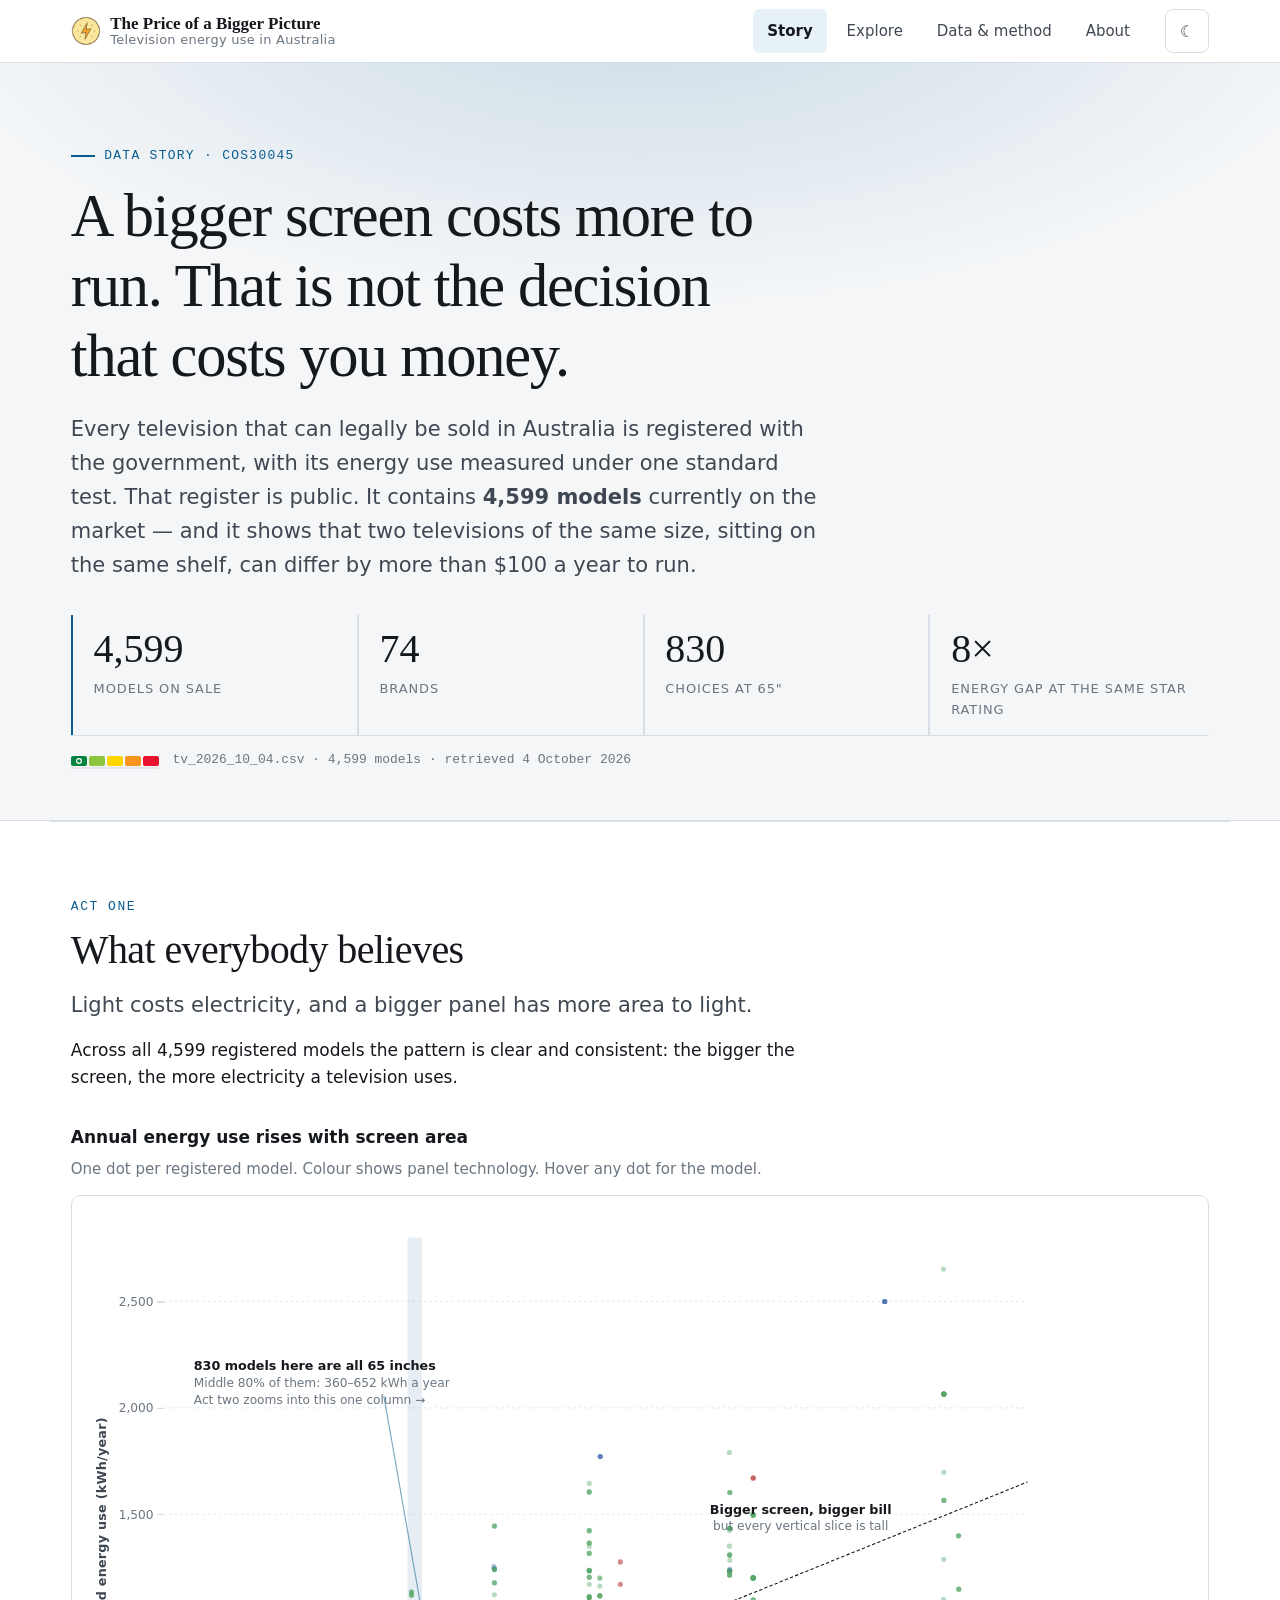
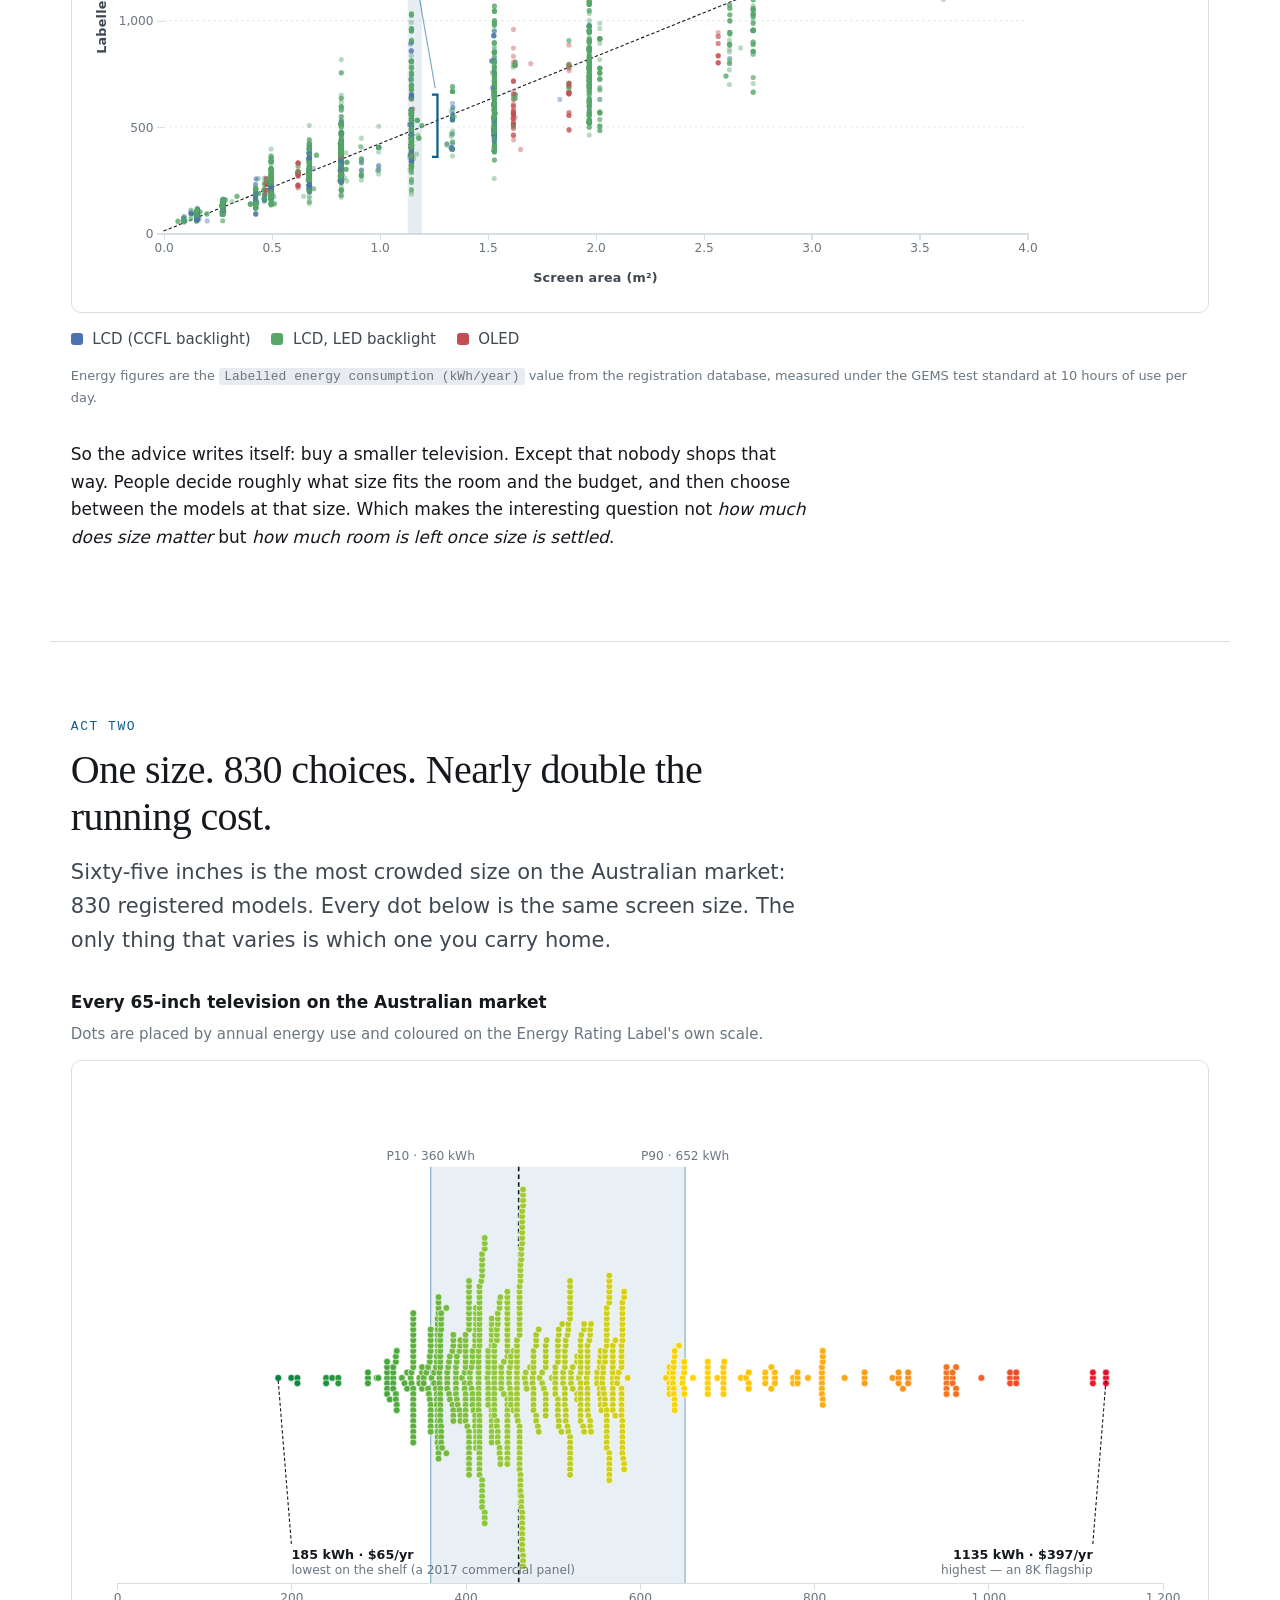
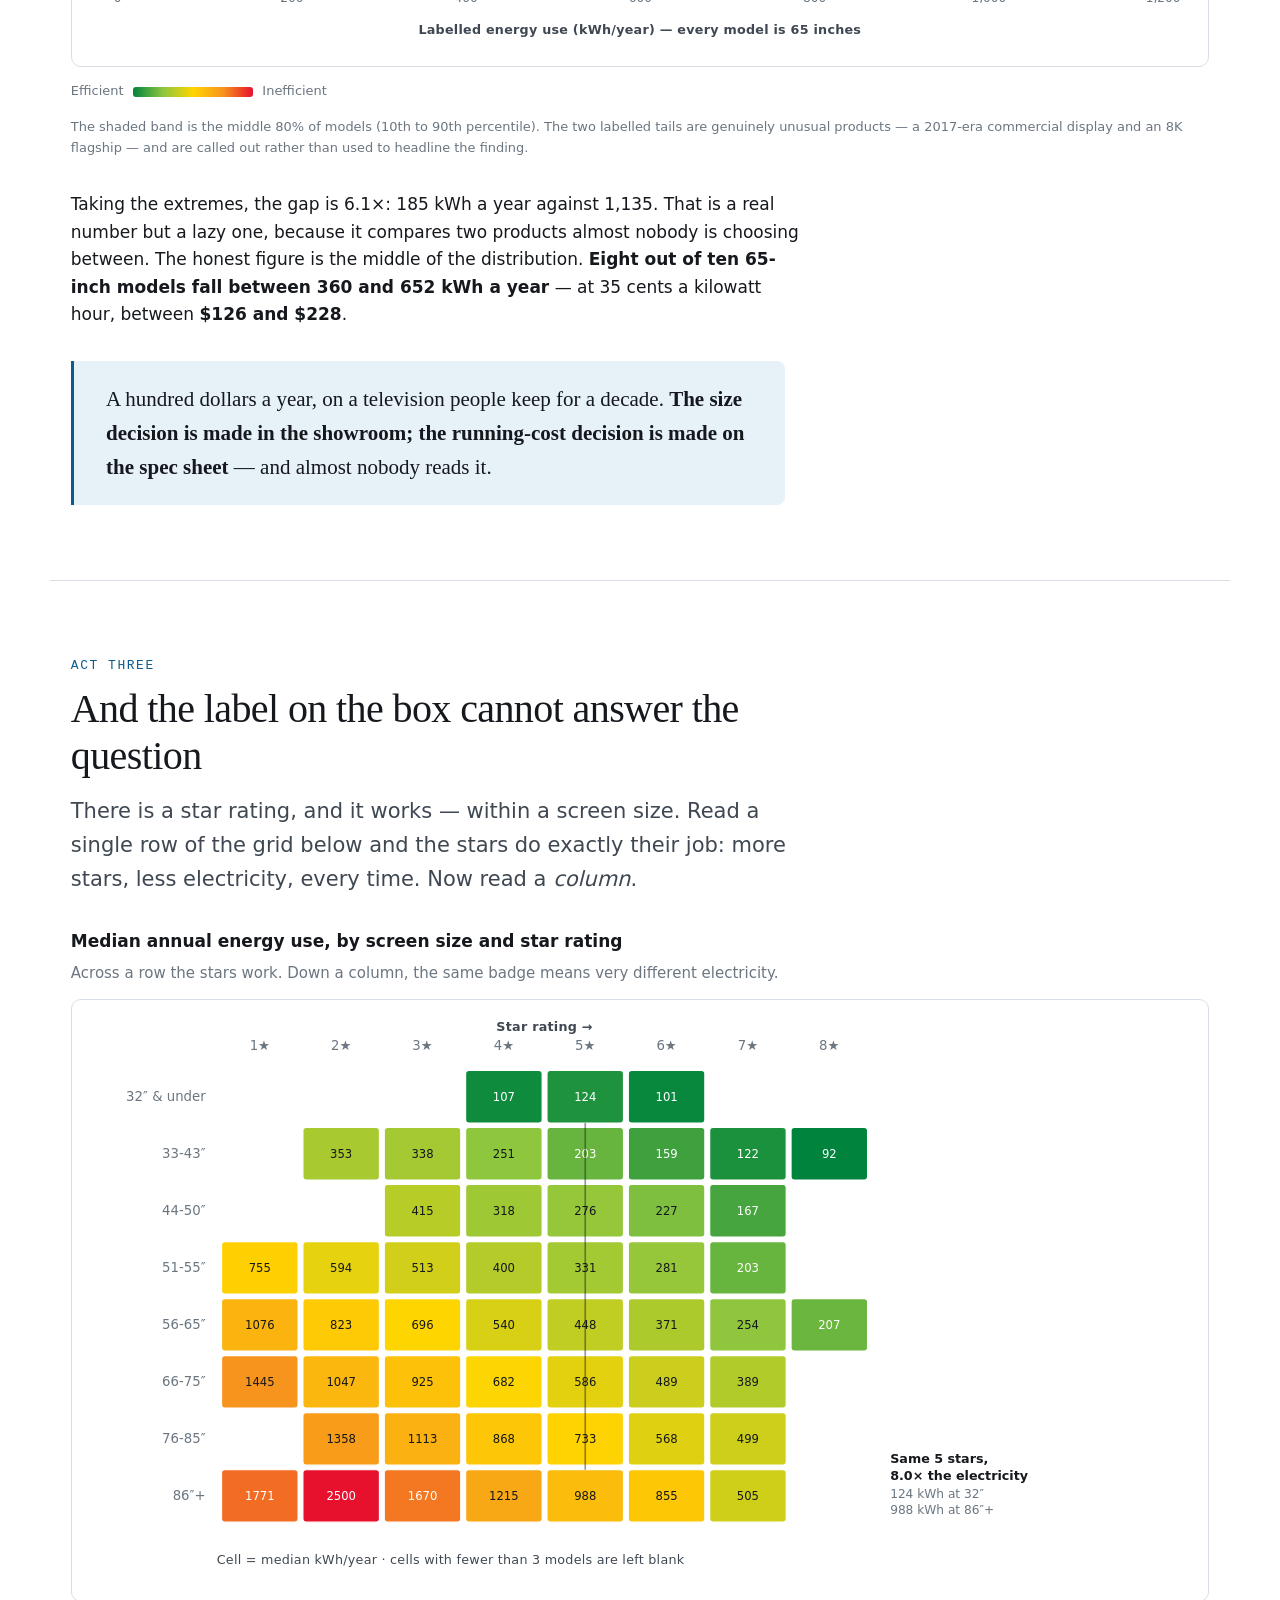
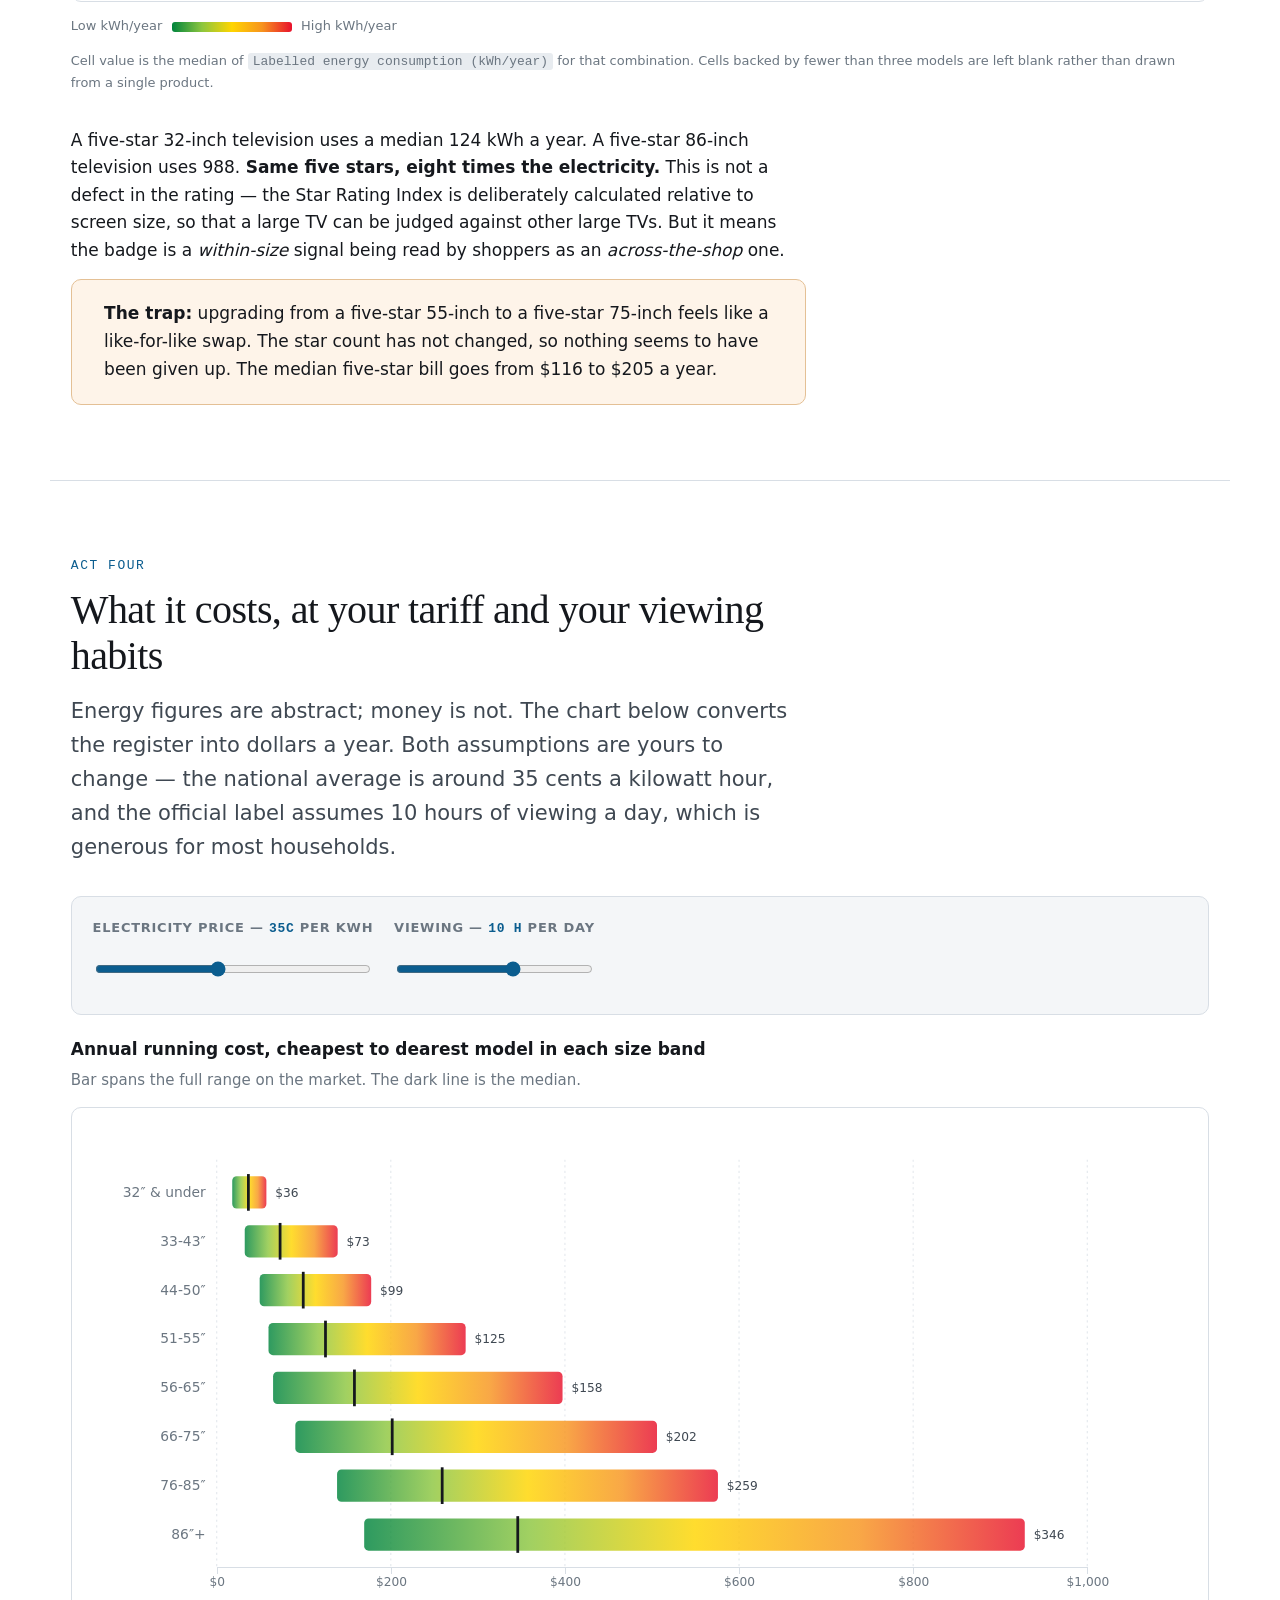
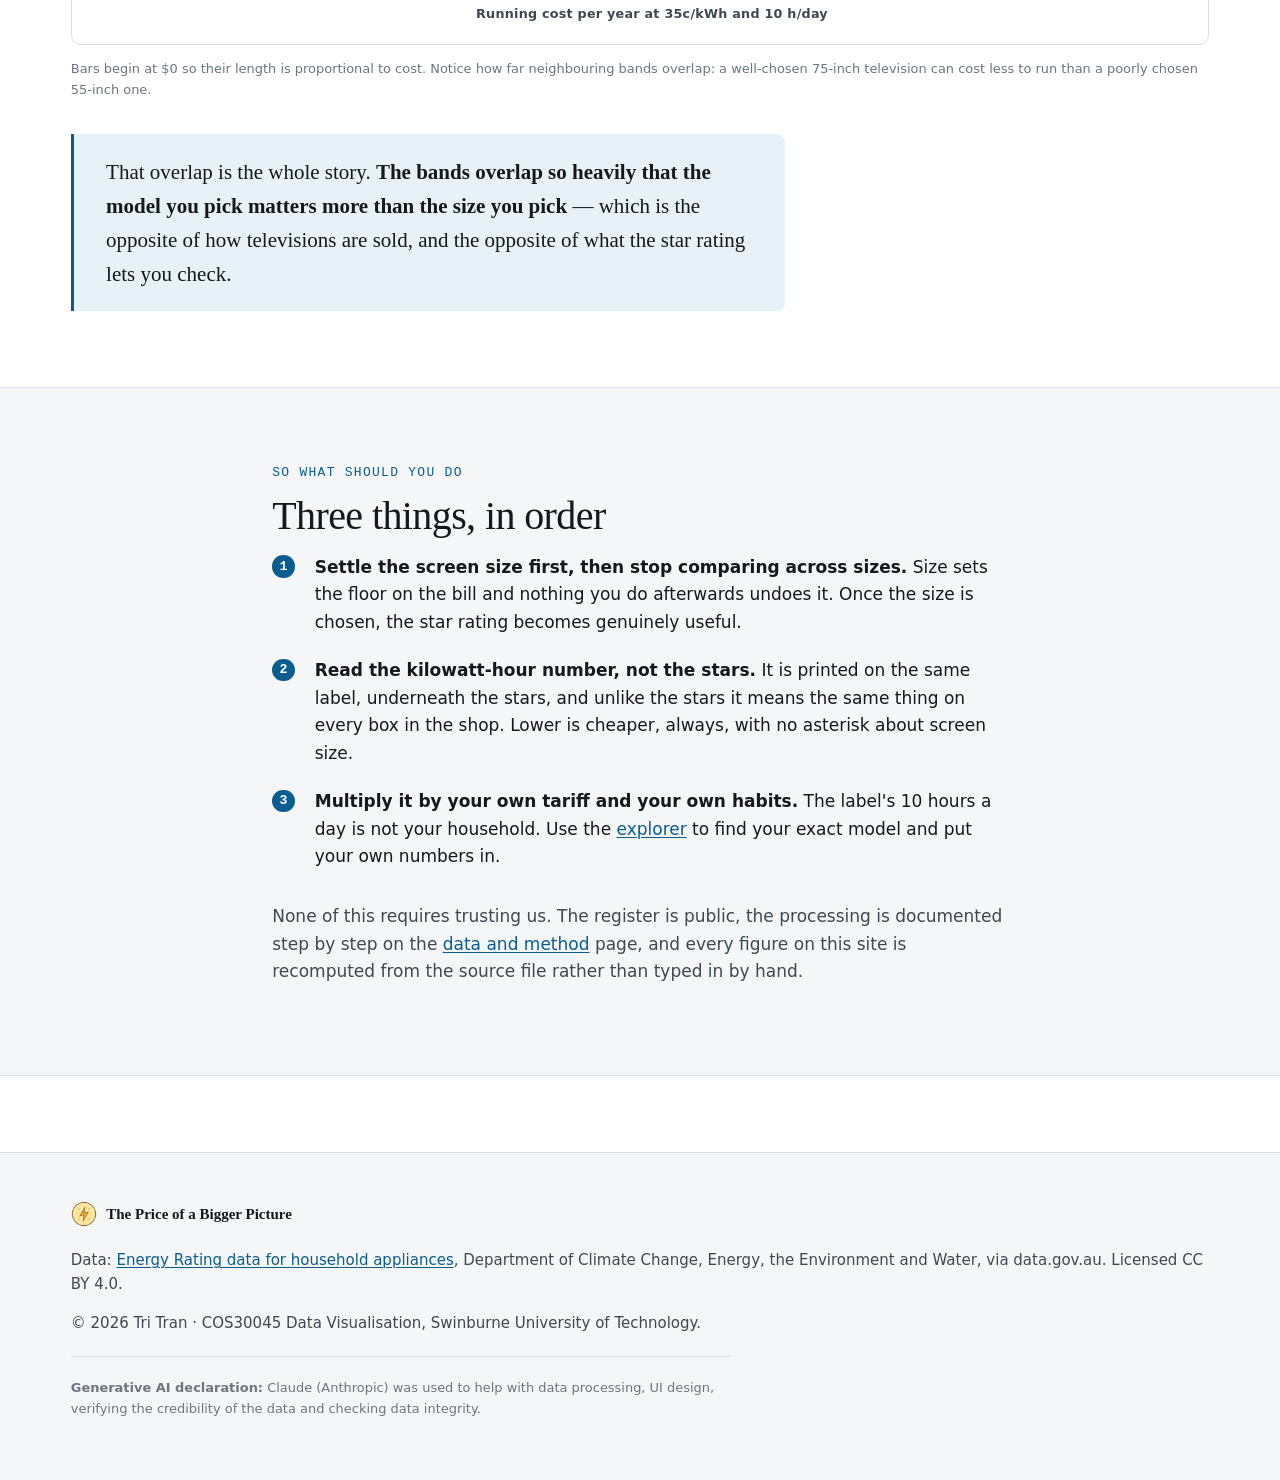
<file: index.html>
<!DOCTYPE html>
<html lang="en-AU" class="no-js">
<head>
  <meta charset="UTF-8">
  <meta name="viewport" content="width=device-width, initial-scale=1.0">
  <title>The Price of a Bigger Picture</title>
  <meta name="description" content="Every television legally sold in Australia is registered with its tested energy use. All 4,599 of them, and what the star rating does not tell you.">
  <link rel="icon" href="assets/img/PowerIcon.png" type="image/png">
  <link rel="stylesheet" href="assets/css/styles.css">
</head>
<body>
  <a class="skip-link" href="#main">Skip to main content</a>

  <header class="site-header">
    <div class="wrap">
      <nav class="nav" aria-label="Main navigation">
        <a class="brand" href="index.html" aria-label="The Price of a Bigger Picture, home">
          <img class="brand__mark" src="assets/img/PowerIcon.png" alt="">
          <span class="brand__text">
            <b>The Price of a Bigger Picture</b>
            <span class="brand__tag">Television energy use in Australia</span>
          </span>
        </a>
        <ul class="nav__list">
          <li><a class="nav__link is-active" href="index.html" aria-current="page">Story</a></li>
          <li><a class="nav__link" href="explore.html">Explore</a></li>
          <li><a class="nav__link" href="data.html">Data &amp; method</a></li>
          <li><a class="nav__link" href="about.html">About</a></li>
        </ul>
        <button class="theme-toggle" type="button" aria-label="Switch theme">&#9790;</button>
      </nav>
    </div>
  </header>

  <main id="main">

    <!-- ================= HERO ================= -->
    <section class="hero">
      <div class="wrap">
        <p class="hero__kicker">Data story &middot; COS30045</p>
        <h1>A bigger screen costs more to run. That is not the decision that costs you money.</h1>
        <p class="hero__standfirst">
          Every television that can legally be sold in Australia is registered with the government,
          with its energy use measured under one standard test. That register is public. It contains
          <b>4,599 models</b> currently on the market &mdash; and it shows that two televisions of the
          same size, sitting on the same shelf, can differ by more than $100 a year to run.
        </p>

        <div class="stats">
          <div class="stat">
            <span class="stat__num" data-count="4599">4,599</span>
            <span class="stat__label">Models on sale</span>
          </div>
          <div class="stat">
            <span class="stat__num" data-count="74">74</span>
            <span class="stat__label">Brands</span>
          </div>
          <div class="stat">
            <span class="stat__num" data-count="830">830</span>
            <span class="stat__label">Choices at 65&quot;</span>
          </div>
          <div class="stat">
            <span class="stat__num" data-count="8" data-count-suffix="&times;">8&times;</span>
            <span class="stat__label">Energy gap at the same star rating</span>
          </div>
        </div>

        <!-- D3 writes the provenance line and the colour-ramp swatch (Ex 4.2) -->
        <div class="hero__meta" data-d3-provenance
             data-file="tv_2026_10_04.csv"
             data-models="4,599"
             data-retrieved="4 October 2026"></div>
      </div>
    </section>

    <!-- ================= ACT 1 ================= -->
    <section class="beat wrap reveal">
      <p class="beat__num">Act one</p>
      <div class="beat__head">
        <h2>What everybody believes </h2>
        <p class="beat__lede">
          Light costs electricity, and a bigger panel has more area to light. 
          </p>
          <p>
          Across all
          4,599 registered models the pattern is clear and consistent: the bigger the screen, the
          more electricity a television uses.
        </p>
      </div>

      <figure class="figure">
        <div class="figure__head">
          <p class="figure__title">Annual energy use rises with screen area</p>
          <p class="figure__sub">One dot per registered model. Colour shows panel technology. Hover any dot for the model.</p>
        </div>
        <div class="responsive-svg-container" id="chart-scatter"></div>
        <div class="legend" role="list">
          <span class="legend__item" role="listitem"><span class="legend__swatch" style="background:#4c72b0"></span> LCD (CCFL backlight)</span>
          <span class="legend__item" role="listitem"><span class="legend__swatch" style="background:#55a868"></span> LCD, LED backlight</span>
          <span class="legend__item" role="listitem"><span class="legend__swatch" style="background:#c44e52"></span> OLED</span>
        </div>
        <figcaption class="figure__note">
          Energy figures are the <code>Labelled energy consumption (kWh/year)</code> value from the
          registration database, measured under the GEMS test standard at 10 hours of use per day.
        </figcaption>
      </figure>

      <div class="beat__aside">
        <p>
          So the advice writes itself: buy a smaller television. Except that nobody shops that way.
          People decide roughly what size fits the room and the budget, and then choose between the
          models at that size. Which makes the interesting question not <em>how much does size
          matter</em> but <em>how much room is left once size is settled</em>.
        </p>
      </div>
    </section>

    <!-- ================= ACT 2 ================= -->
    <section class="beat wrap reveal">
      <p class="beat__num">Act two</p>
      <div class="beat__head">
        <h2>One size. 830 choices. Nearly double the running cost.</h2>
        <p class="beat__lede">
          Sixty-five inches is the most crowded size on the Australian market: 830 registered models.
          Every dot below is the same screen size. The only thing that varies is which one you carry
          home.
        </p>
      </div>

      <figure class="figure">
        <div class="figure__head">
          <p class="figure__title">Every 65-inch television on the Australian market</p>
          <p class="figure__sub">Dots are placed by annual energy use and coloured on the Energy Rating Label's own scale.</p>
        </div>
        <div class="responsive-svg-container" id="chart-shelf"></div>
        <div class="legend">
          <span class="legend__ramp">
            Efficient <span class="legend__ramp-bar"></span> Inefficient
          </span>
        </div>
        <figcaption class="figure__note">
          The shaded band is the middle 80% of models (10th to 90th percentile). The two labelled
          tails are genuinely unusual products &mdash; a 2017-era commercial display and an 8K
          flagship &mdash; and are called out rather than used to headline the finding.
        </figcaption>
      </figure>

      <div class="beat__aside">
        <p>
          Taking the extremes, the gap is 6.1&times;: 185&nbsp;kWh a year against 1,135. That is a real
          number but a lazy one, because it compares two products almost nobody is choosing between.
          The honest figure is the middle of the distribution. <b>Eight out of ten 65-inch models fall
          between 360 and 652&nbsp;kWh a year</b> &mdash; at 35&nbsp;cents a kilowatt hour, between
          <b>$126 and $228</b>.
        </p>
        <p class="takeaway">
          A hundred dollars a year, on a television people keep for a decade. <strong>The size
          decision is made in the showroom; the running-cost decision is made on the spec
          sheet</strong> &mdash; and almost nobody reads it.
        </p>
      </div>
    </section>

    <!-- ================= ACT 3 ================= -->
    <section class="beat wrap reveal">
      <p class="beat__num">Act three</p>
      <div class="beat__head">
        <h2>And the label on the box cannot answer the question</h2>
        <p class="beat__lede">
          There is a star rating, and it works &mdash; within a screen size. Read a single row of the
          grid below and the stars do exactly their job: more stars, less electricity, every time.
          Now read a <em>column</em>.
        </p>
      </div>

      <figure class="figure">
        <div class="figure__head">
          <p class="figure__title">Median annual energy use, by screen size and star rating</p>
          <p class="figure__sub">Across a row the stars work. Down a column, the same badge means very different electricity.</p>
        </div>
        <div class="responsive-svg-container" id="chart-heat"></div>
        <div class="legend">
          <span class="legend__ramp">
            Low kWh/year <span class="legend__ramp-bar"></span> High kWh/year
          </span>
        </div>
        <figcaption class="figure__note">
          Cell value is the median of <code>Labelled energy consumption (kWh/year)</code> for that
          combination. Cells backed by fewer than three models are left blank rather than drawn from
          a single product.
        </figcaption>
      </figure>

      <div class="beat__aside">
        <p>
          A five-star 32-inch television uses a median 124&nbsp;kWh a year. A five-star 86-inch
          television uses 988. <b>Same five stars, eight times the electricity.</b> This is not a
          defect in the rating &mdash; the Star Rating Index is deliberately calculated relative to
          screen size, so that a large TV can be judged against other large TVs. But it means the
          badge is a <em>within-size</em> signal being read by shoppers as an
          <em>across-the-shop</em> one.
        </p>
        <div class="callout callout--warn">
          <p style="margin:0">
            <b>The trap:</b> upgrading from a five-star 55-inch to a five-star 75-inch feels like a
            like-for-like swap. The star count has not changed, so nothing seems to have been given
            up. The median five-star bill goes from $116 to $205 a year.
          </p>
        </div>
      </div>
    </section>

    <!-- ================= ACT 4 ================= -->
    <section class="beat wrap reveal">
      <p class="beat__num">Act four</p>
      <div class="beat__head">
        <h2>What it costs, at your tariff and your viewing habits</h2>
        <p class="beat__lede">
          Energy figures are abstract; money is not. The chart below converts the register into
          dollars a year. Both assumptions are yours to change &mdash; the national average is around
          35&nbsp;cents a kilowatt hour, and the official label assumes 10 hours of viewing a day,
          which is generous for most households.
        </p>
      </div>

      <div class="controls">
        <div class="control">
          <label class="control__label" for="price-input">
            Electricity price &mdash; <span class="control__val" id="price-out">35c</span> per kWh
          </label>
          <input type="range" id="price-input" min="15" max="60" step="1" value="35">
        </div>
        <div class="control">
          <label class="control__label" for="hours-input">
            Viewing &mdash; <span class="control__val" id="hours-out">10 h</span> per day
          </label>
          <input type="range" id="hours-input" min="1" max="16" step="1" value="10">
        </div>
      </div>

      <figure class="figure">
        <div class="figure__head">
          <p class="figure__title">Annual running cost, cheapest to dearest model in each size band</p>
          <p class="figure__sub">Bar spans the full range on the market. The dark line is the median.</p>
        </div>
        <div class="responsive-svg-container" id="chart-cost"></div>
        <figcaption class="figure__note">
          Bars begin at $0 so their length is proportional to cost. Notice how far neighbouring
          bands overlap: a well-chosen 75-inch television can cost less to run than a poorly chosen
          55-inch one.
        </figcaption>
      </figure>

      <div class="beat__aside">
        <p class="takeaway">
          That overlap is the whole story. <strong>The bands overlap so heavily that the model you
          pick matters more than the size you pick</strong> &mdash; which is the opposite of how
          televisions are sold, and the opposite of what the star rating lets you check.
        </p>
      </div>
    </section>

    <!-- ================= RESOLUTION ================= -->
    <section class="section section--tint reveal">
      <div class="wrap wrap--text">
        <span class="eyebrow">So what should you do</span>
        <h2>Three things, in order</h2>
        <ol class="steps">
          <li>
            <b>Settle the screen size first, then stop comparing across sizes.</b> Size sets the
            floor on the bill and nothing you do afterwards undoes it. Once the size is chosen, the
            star rating becomes genuinely useful.
          </li>
          <li>
            <b>Read the kilowatt-hour number, not the stars.</b> It is printed on the same label,
            underneath the stars, and unlike the stars it means the same thing on every box in the
            shop. Lower is cheaper, always, with no asterisk about screen size.
          </li>
          <li>
            <b>Multiply it by your own tariff and your own habits.</b> The label's 10 hours a day is
            not your household. Use the <a href="explore.html">explorer</a> to find your exact model
            and put your own numbers in.
          </li>
        </ol>

        <p class="muted" style="margin-top:var(--sp-5)">
          None of this requires trusting us. The register is public, the processing is documented
          step by step on the <a href="data.html">data and method</a> page, and every figure on this
          site is recomputed from the source file rather than typed in by hand.
        </p>
      </div>
    </section>

  </main>

  <footer class="site-footer">
    <div class="wrap">
      <div class="site-footer__top">
        <img src="assets/img/PowerIcon.png" alt="">
        <strong>The Price of a Bigger Picture</strong>
      </div>
      <p class="small">
        Data: <a href="https://data.gov.au/data/dataset/energy-rating-for-household-appliances">Energy
        Rating data for household appliances</a>, Department of Climate Change, Energy, the
        Environment and Water, via data.gov.au. Licensed CC BY 4.0.
      </p>
      <p class="small">&copy; <span data-year>2026</span> Tri Tran &middot; COS30045 Data Visualisation, Swinburne University of Technology.</p>
      <p class="site-footer__ack">
        <b>Generative AI declaration:</b> Claude (Anthropic) was used to help with data processing,
        UI design, verifying the credibility of the data and checking data integrity.
      </p>
    </div>
  </footer>

  <script src="assets/js/vendor/d3.v7.min.js"></script>
  <script src="assets/js/charts.js"></script>
  <script src="assets/js/main.js"></script>
  <script src="assets/js/story.js"></script>
</body>
</html>
</file>
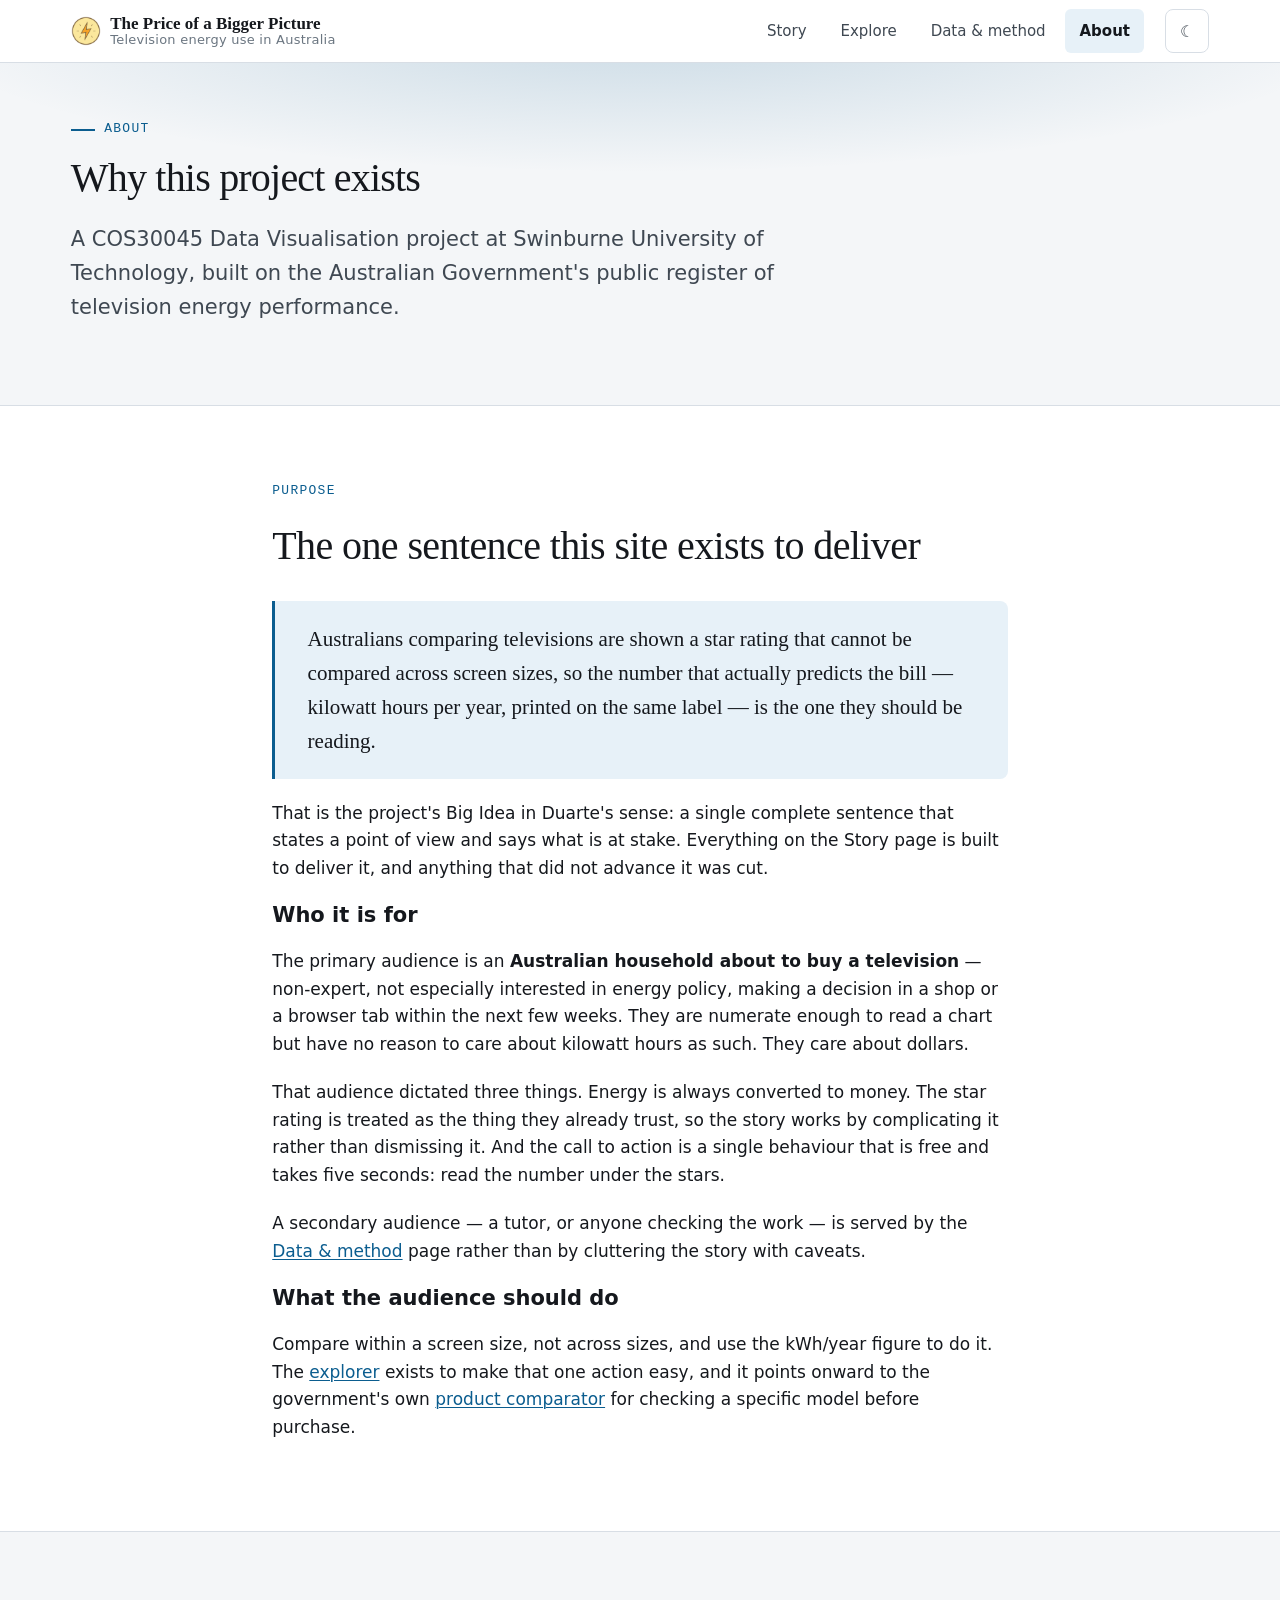
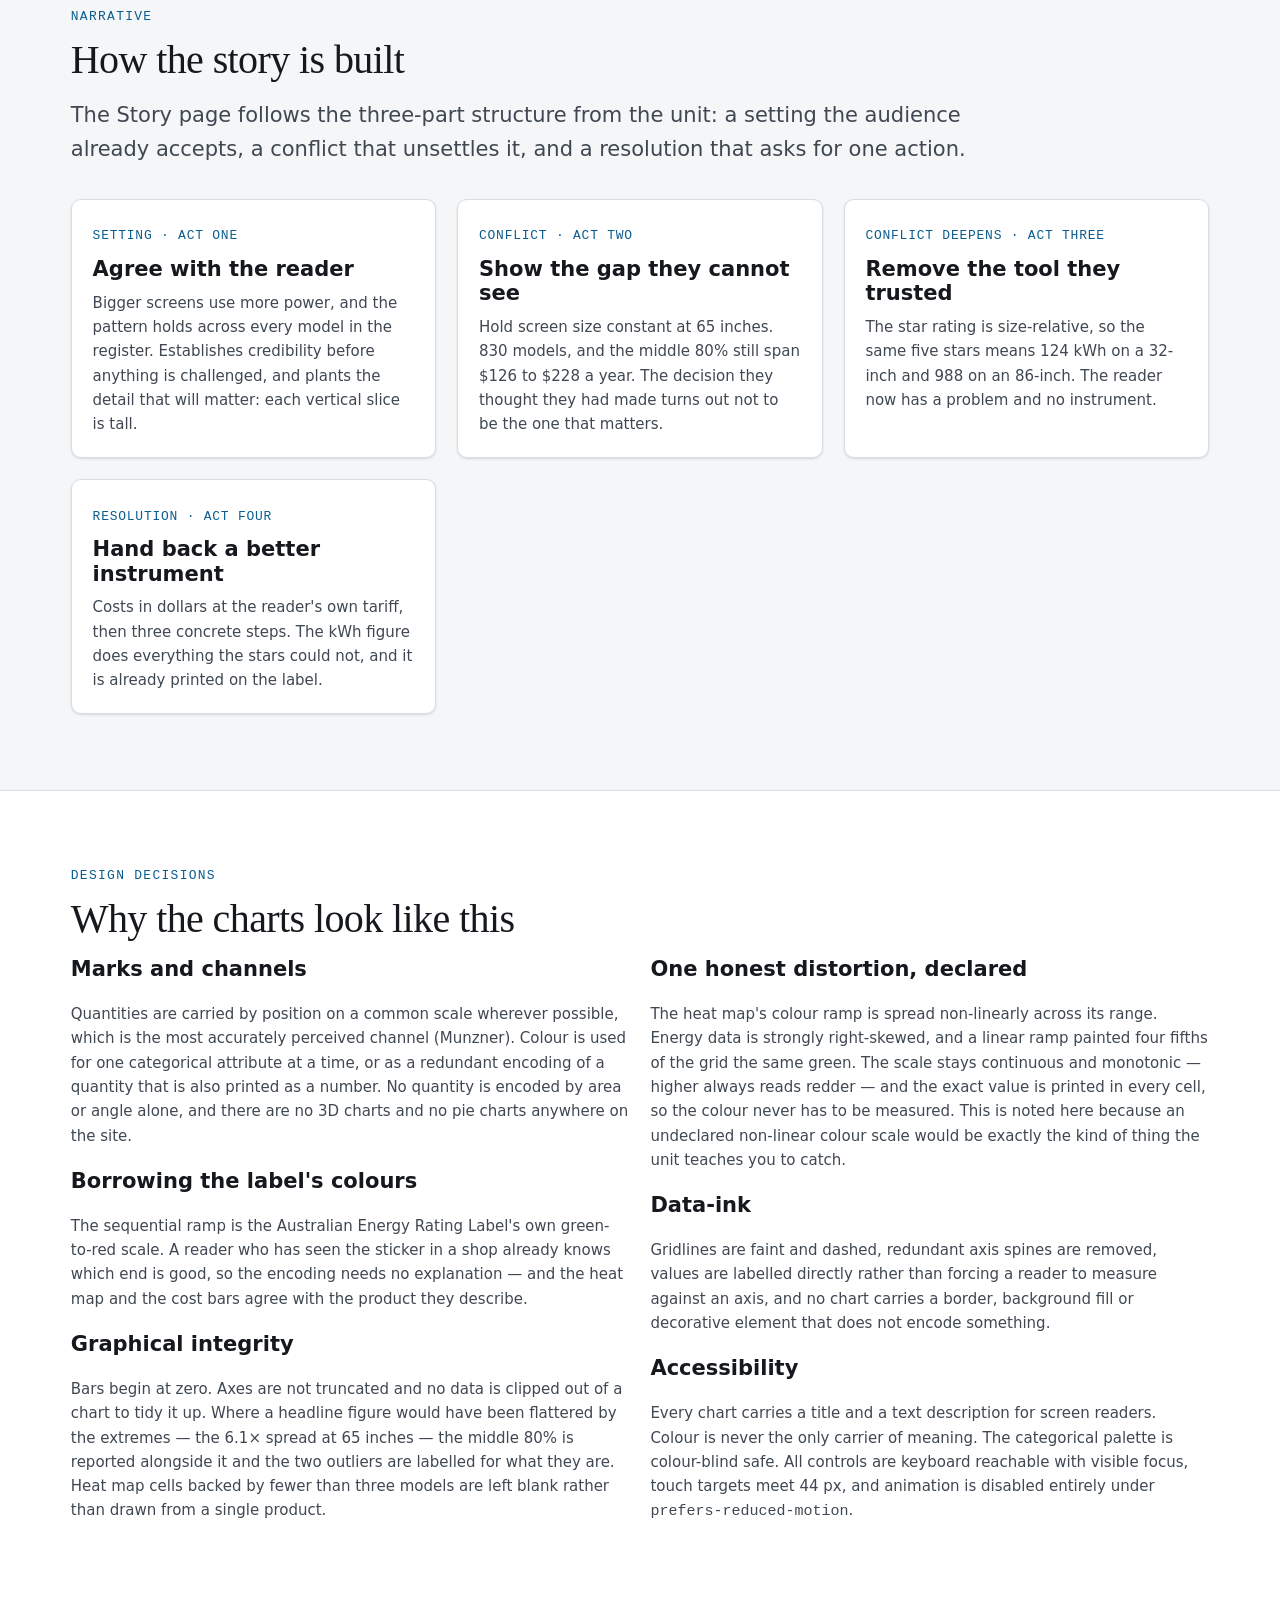
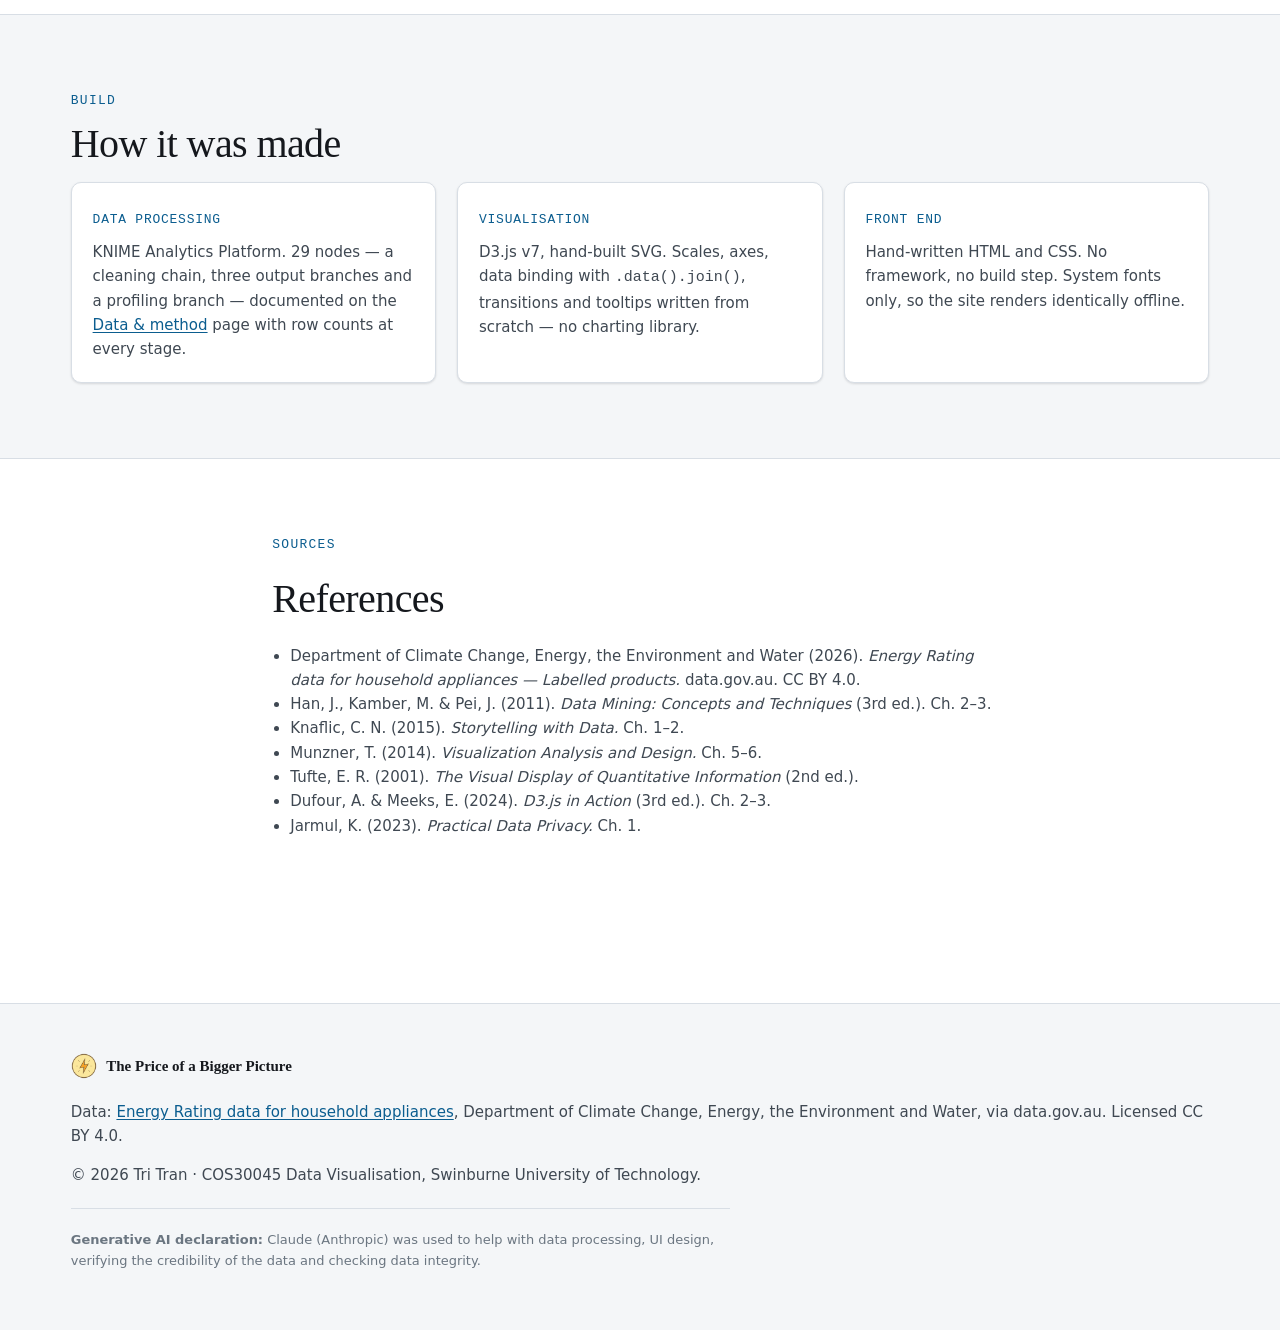
<file: about.html>
<!DOCTYPE html>
<html lang="en-AU" class="no-js">
<head>
  <meta charset="UTF-8">
  <meta name="viewport" content="width=device-width, initial-scale=1.0">
  <title>About this project</title>
  <meta name="description" content="Who this data story is for, what it is trying to achieve, and the design decisions behind it.">
  <link rel="icon" href="assets/img/PowerIcon.png" type="image/png">
  <link rel="stylesheet" href="assets/css/styles.css">
</head>
<body>
  <a class="skip-link" href="#main">Skip to main content</a>

  <header class="site-header">
    <div class="wrap">
      <nav class="nav" aria-label="Main navigation">
        <a class="brand" href="index.html" aria-label="The Price of a Bigger Picture, home">
          <img class="brand__mark" src="assets/img/PowerIcon.png" alt="">
          <span class="brand__text">
            <b>The Price of a Bigger Picture</b>
            <span class="brand__tag">Television energy use in Australia</span>
          </span>
        </a>
        <ul class="nav__list">
          <li><a class="nav__link" href="index.html">Story</a></li>
          <li><a class="nav__link" href="explore.html">Explore</a></li>
          <li><a class="nav__link" href="data.html">Data &amp; method</a></li>
          <li><a class="nav__link is-active" href="about.html" aria-current="page">About</a></li>
        </ul>
        <button class="theme-toggle" type="button" aria-label="Switch theme">&#9790;</button>
      </nav>
    </div>
  </header>

  <main id="main">
    <section class="hero" style="padding-block: var(--sp-6)">
      <div class="wrap">
        <p class="hero__kicker">About</p>
        <h1 style="font-size: var(--fs-2xl); max-width: 30ch">Why this project exists</h1>
        <p class="hero__standfirst">
          A COS30045 Data Visualisation project at Swinburne University of Technology, built on the
          Australian Government's public register of television energy performance.
        </p>
      </div>
    </section>

    <!-- ============ PURPOSE ============ -->
    <section class="section">
      <div class="wrap wrap--text stack">
        <span class="eyebrow">Purpose</span>
        <h2>The one sentence this site exists to deliver</h2>

        <div class="takeaway" style="max-width:none">
          Australians comparing televisions are shown a star rating that cannot be compared across
          screen sizes, so the number that actually predicts the bill &mdash; kilowatt hours per
          year, printed on the same label &mdash; is the one they should be reading.
        </div>

        <p>
          That is the project's Big Idea in Duarte's sense: a single complete sentence that states a
          point of view and says what is at stake. Everything on the Story page is built to deliver
          it, and anything that did not advance it was cut.
        </p>

        <h3>Who it is for</h3>
        <p>
          The primary audience is an <b>Australian household about to buy a television</b> &mdash;
          non-expert, not especially interested in energy policy, making a decision in a shop or a
          browser tab within the next few weeks. They are numerate enough to read a chart but have
          no reason to care about kilowatt hours as such. They care about dollars.
        </p>
        <p>
          That audience dictated three things. Energy is always converted to money. The star rating
          is treated as the thing they already trust, so the story works by complicating it rather
          than dismissing it. And the call to action is a single behaviour that is free and takes
          five seconds: read the number under the stars.
        </p>
        <p>
          A secondary audience &mdash; a tutor, or anyone checking the work &mdash; is served by the
          <a href="data.html">Data &amp; method</a> page rather than by cluttering the story with
          caveats.
        </p>

        <h3>What the audience should do</h3>
        <p>
          Compare within a screen size, not across sizes, and use the kWh/year figure to do it.
          The <a href="explore.html">explorer</a> exists to make that one action easy, and it points
          onward to the government's own
          <a href="https://reg.energyrating.gov.au/comparator/" rel="external">product comparator</a>
          for checking a specific model before purchase.
        </p>
      </div>
    </section>

    <!-- ============ STORY SHAPE ============ -->
    <section class="section section--tint">
      <div class="wrap">
        <span class="eyebrow">Narrative</span>
        <h2>How the story is built</h2>
        <p class="lede" style="max-width:var(--maxw-text)">
          The Story page follows the three-part structure from the unit: a setting the audience
          already accepts, a conflict that unsettles it, and a resolution that asks for one action.
        </p>

        <div class="grid grid--2" style="margin-top:var(--sp-5)">
          <div class="card">
            <span class="card__tag">Setting &middot; Act one</span>
            <h3>Agree with the reader</h3>
            <p class="small muted">Bigger screens use more power, and the pattern holds across every
            model in the register. Establishes credibility before anything is challenged, and
            plants the detail that will matter: each vertical slice is tall.</p>
          </div>
          <div class="card">
            <span class="card__tag">Conflict &middot; Act two</span>
            <h3>Show the gap they cannot see</h3>
            <p class="small muted">Hold screen size constant at 65 inches. 830 models, and the middle
            80% still span $126 to $228 a year. The decision they thought they had made turns out
            not to be the one that matters.</p>
          </div>
          <div class="card">
            <span class="card__tag">Conflict deepens &middot; Act three</span>
            <h3>Remove the tool they trusted</h3>
            <p class="small muted">The star rating is size-relative, so the same five stars means
            124 kWh on a 32-inch and 988 on an 86-inch. The reader now has a problem and no
            instrument.</p>
          </div>
          <div class="card">
            <span class="card__tag">Resolution &middot; Act four</span>
            <h3>Hand back a better instrument</h3>
            <p class="small muted">Costs in dollars at the reader's own tariff, then three concrete
            steps. The kWh figure does everything the stars could not, and it is already printed on
            the label.</p>
          </div>
        </div>
      </div>
    </section>

    <!-- ============ DESIGN ============ -->
    <section class="section">
      <div class="wrap">
        <span class="eyebrow">Design decisions</span>
        <h2>Why the charts look like this</h2>

        <div class="grid grid--2" style="align-items:start">
          <div class="stack">
            <h3>Marks and channels</h3>
            <p class="small muted">
              Quantities are carried by position on a common scale wherever possible, which is the
              most accurately perceived channel (Munzner). Colour is used for one categorical
              attribute at a time, or as a redundant encoding of a quantity that is also printed as
              a number. No quantity is encoded by area or angle alone, and there are no 3D charts
              and no pie charts anywhere on the site.
            </p>

            <h3>Borrowing the label's colours</h3>
            <p class="small muted">
              The sequential ramp is the Australian Energy Rating Label's own green-to-red scale. A
              reader who has seen the sticker in a shop already knows which end is good, so the
              encoding needs no explanation &mdash; and the heat map and the cost bars agree with the
              product they describe.
            </p>

            <h3>Graphical integrity</h3>
            <p class="small muted">
              Bars begin at zero. Axes are not truncated and no data is clipped out of a chart to
              tidy it up. Where a headline figure would have been flattered by the extremes &mdash;
              the 6.1&times; spread at 65 inches &mdash; the middle 80% is reported alongside it and
              the two outliers are labelled for what they are. Heat map cells backed by fewer than
              three models are left blank rather than drawn from a single product.
            </p>
          </div>

          <div class="stack">
            <h3>One honest distortion, declared</h3>
            <p class="small muted">
              The heat map's colour ramp is spread non-linearly across its range. Energy data is
              strongly right-skewed, and a linear ramp painted four fifths of the grid the same
              green. The scale stays continuous and monotonic &mdash; higher always reads redder
              &mdash; and the exact value is printed in every cell, so the colour never has to be
              measured. This is noted here because an undeclared non-linear colour scale would be
              exactly the kind of thing the unit teaches you to catch.
            </p>

            <h3>Data-ink</h3>
            <p class="small muted">
              Gridlines are faint and dashed, redundant axis spines are removed, values are labelled
              directly rather than forcing a reader to measure against an axis, and no chart carries
              a border, background fill or decorative element that does not encode something.
            </p>

            <h3>Accessibility</h3>
            <p class="small muted">
              Every chart carries a title and a text description for screen readers. Colour is never
              the only carrier of meaning. The categorical palette is colour-blind safe. All
              controls are keyboard reachable with visible focus, touch targets meet 44&nbsp;px, and
              animation is disabled entirely under <code>prefers-reduced-motion</code>.
            </p>
          </div>
        </div>
      </div>
    </section>

    <!-- ============ BUILD ============ -->
    <section class="section section--tint">
      <div class="wrap">
        <span class="eyebrow">Build</span>
        <h2>How it was made</h2>
        <div class="grid grid--3">
          <div class="card">
            <span class="card__tag">Data processing</span>
            <p class="small muted" style="margin:0">KNIME Analytics Platform. 29 nodes &mdash; a
            cleaning chain, three output branches and a profiling branch &mdash; documented on the
            <a href="data.html">Data &amp; method</a> page with row counts at every stage.</p>
          </div>
          <div class="card">
            <span class="card__tag">Visualisation</span>
            <p class="small muted" style="margin:0">D3.js v7, hand-built SVG. Scales, axes, data
            binding with <code>.data().join()</code>, transitions and tooltips written from
            scratch &mdash; no charting library.</p>
          </div>
          <div class="card">
            <span class="card__tag">Front end</span>
            <p class="small muted" style="margin:0">Hand-written HTML and CSS. No framework, no build
            step. System fonts only, so the site renders identically offline.</p>
          </div>
        </div>
      </div>
    </section>

    <!-- ============ REFERENCES ============ -->
    <section class="section">
      <div class="wrap wrap--text stack">
        <span class="eyebrow">Sources</span>
        <h2>References</h2>
        <ul class="small muted" style="padding-left:1.2em">
          <li>Department of Climate Change, Energy, the Environment and Water (2026).
              <em>Energy Rating data for household appliances &mdash; Labelled products.</em> data.gov.au. CC BY 4.0.</li>
          <li>Han, J., Kamber, M. &amp; Pei, J. (2011). <em>Data Mining: Concepts and Techniques</em> (3rd ed.). Ch. 2&ndash;3.</li>
          <li>Knaflic, C. N. (2015). <em>Storytelling with Data.</em> Ch. 1&ndash;2.</li>
          <li>Munzner, T. (2014). <em>Visualization Analysis and Design.</em> Ch. 5&ndash;6.</li>
          <li>Tufte, E. R. (2001). <em>The Visual Display of Quantitative Information</em> (2nd ed.).</li>
          <li>Dufour, A. &amp; Meeks, E. (2024). <em>D3.js in Action</em> (3rd ed.). Ch. 2&ndash;3.</li>
          <li>Jarmul, K. (2023). <em>Practical Data Privacy.</em> Ch. 1.</li>
        </ul>
      </div>
    </section>

  </main>

  <footer class="site-footer">
    <div class="wrap">
      <div class="site-footer__top">
        <img src="assets/img/PowerIcon.png" alt="">
        <strong>The Price of a Bigger Picture</strong>
      </div>
      <p class="small">
        Data: <a href="https://data.gov.au/data/dataset/energy-rating-for-household-appliances">Energy
        Rating data for household appliances</a>, Department of Climate Change, Energy, the
        Environment and Water, via data.gov.au. Licensed CC BY 4.0.
      </p>
      <p class="small">&copy; <span data-year>2026</span> Tri Tran &middot; COS30045 Data Visualisation, Swinburne University of Technology.</p>
      <p class="site-footer__ack">
        <b>Generative AI declaration:</b> Claude (Anthropic) was used to help with data processing,
        UI design, verifying the credibility of the data and checking data integrity.
      </p>
    </div>
  </footer>

  <script src="assets/js/vendor/d3.v7.min.js"></script>
  <script src="assets/js/charts.js"></script>
  <script src="assets/js/main.js"></script>
</body>
</html>
</file>
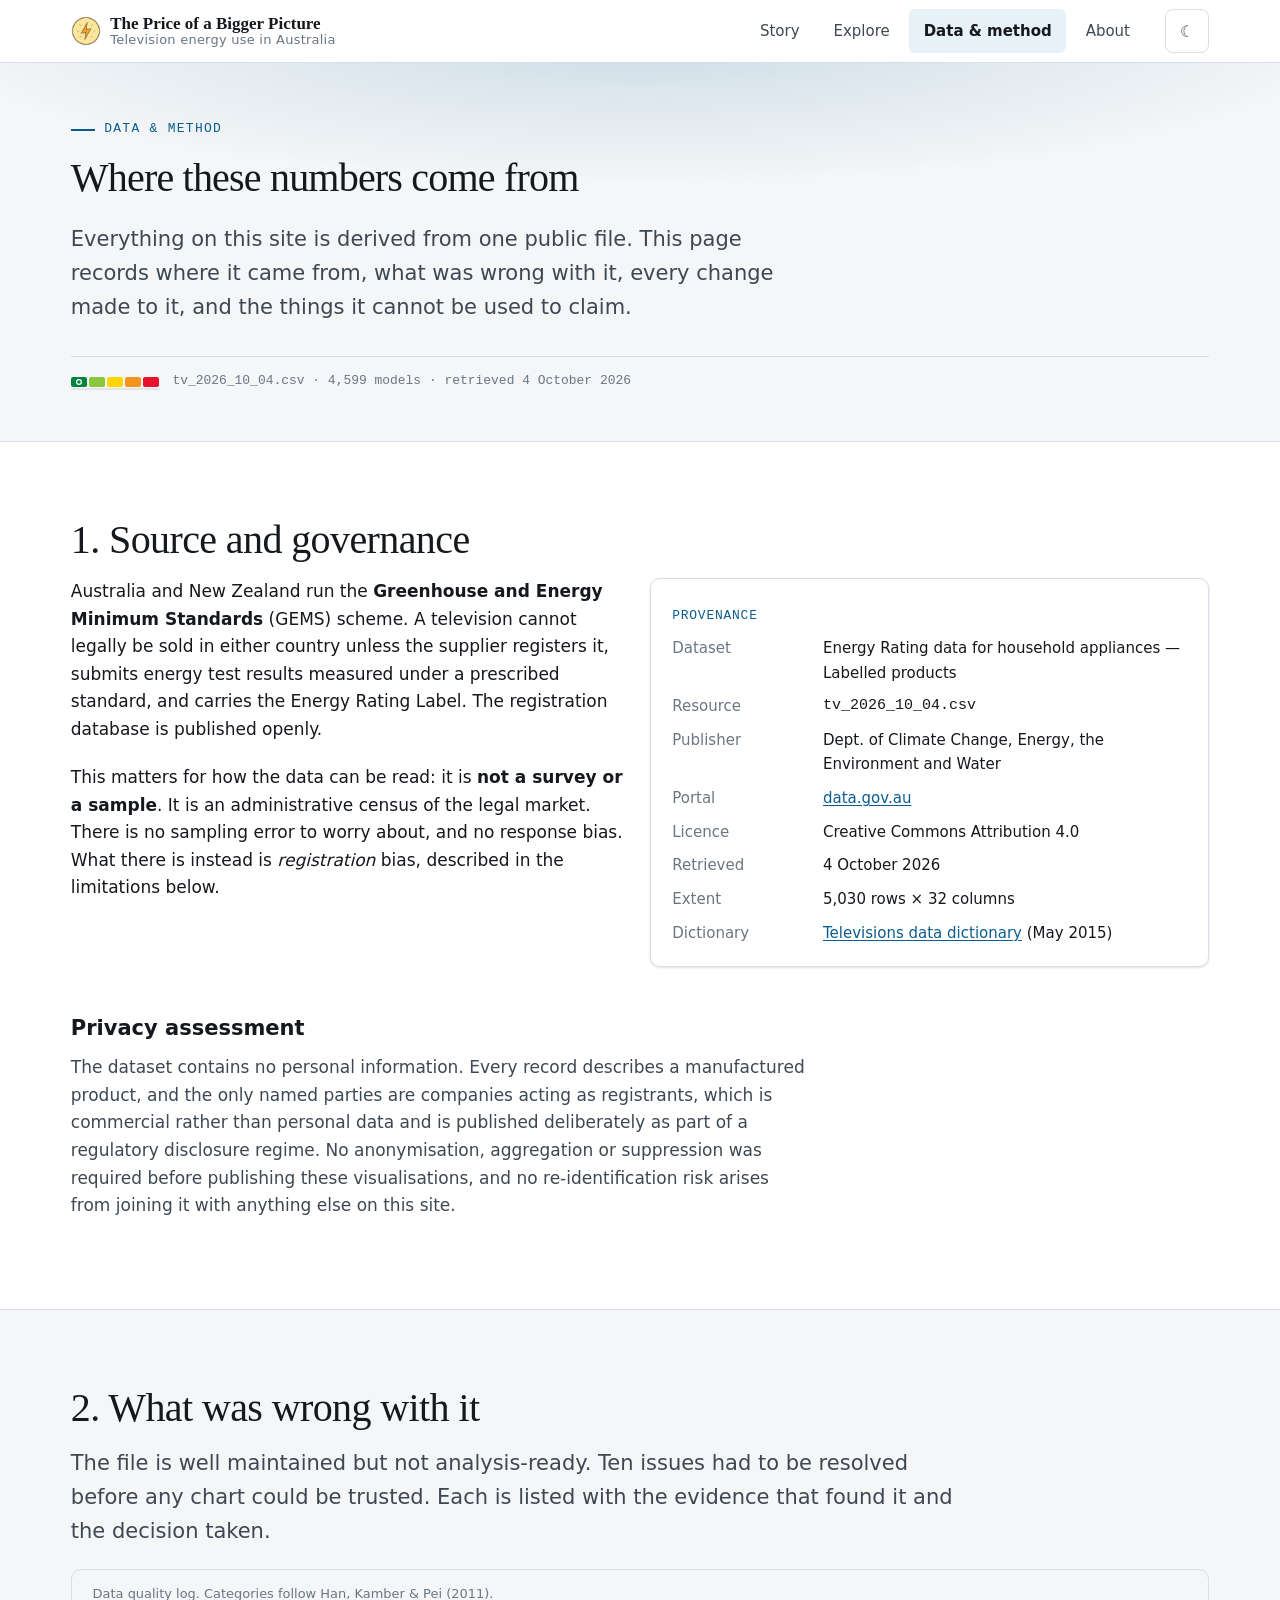
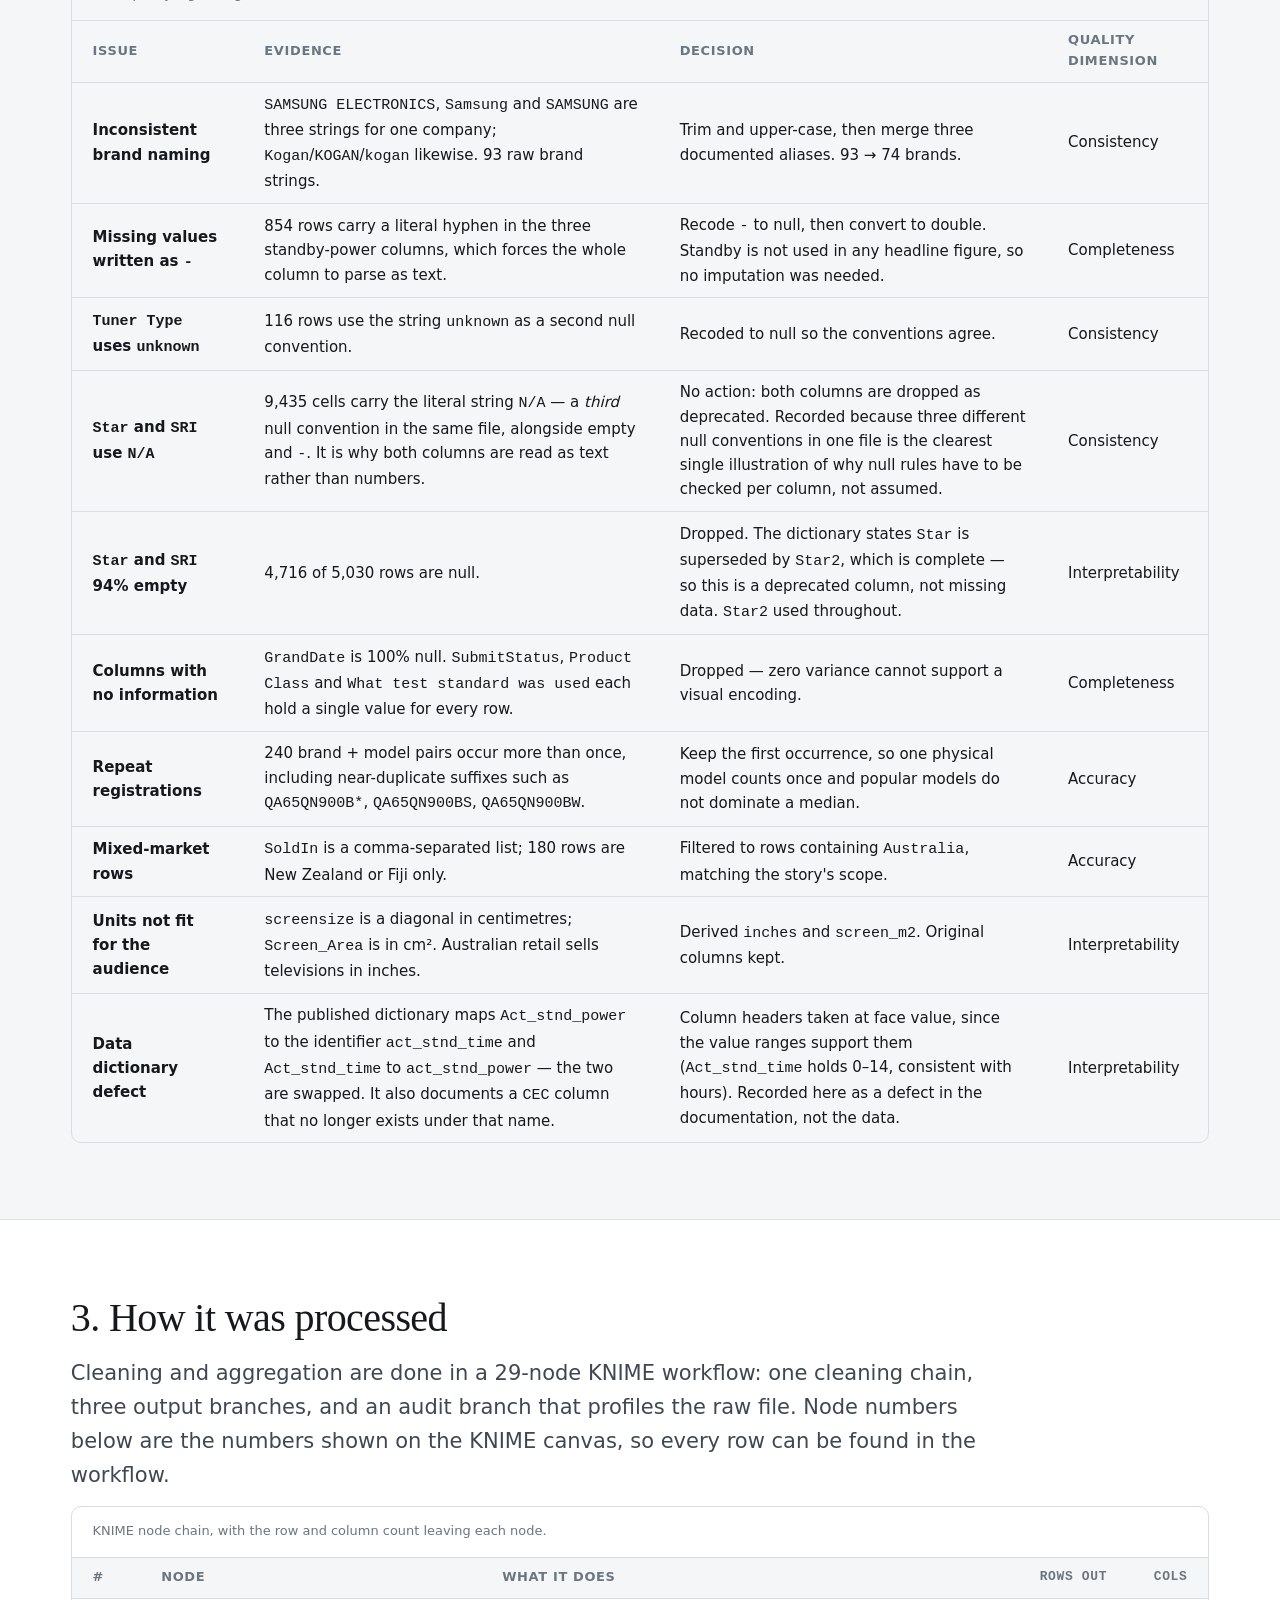
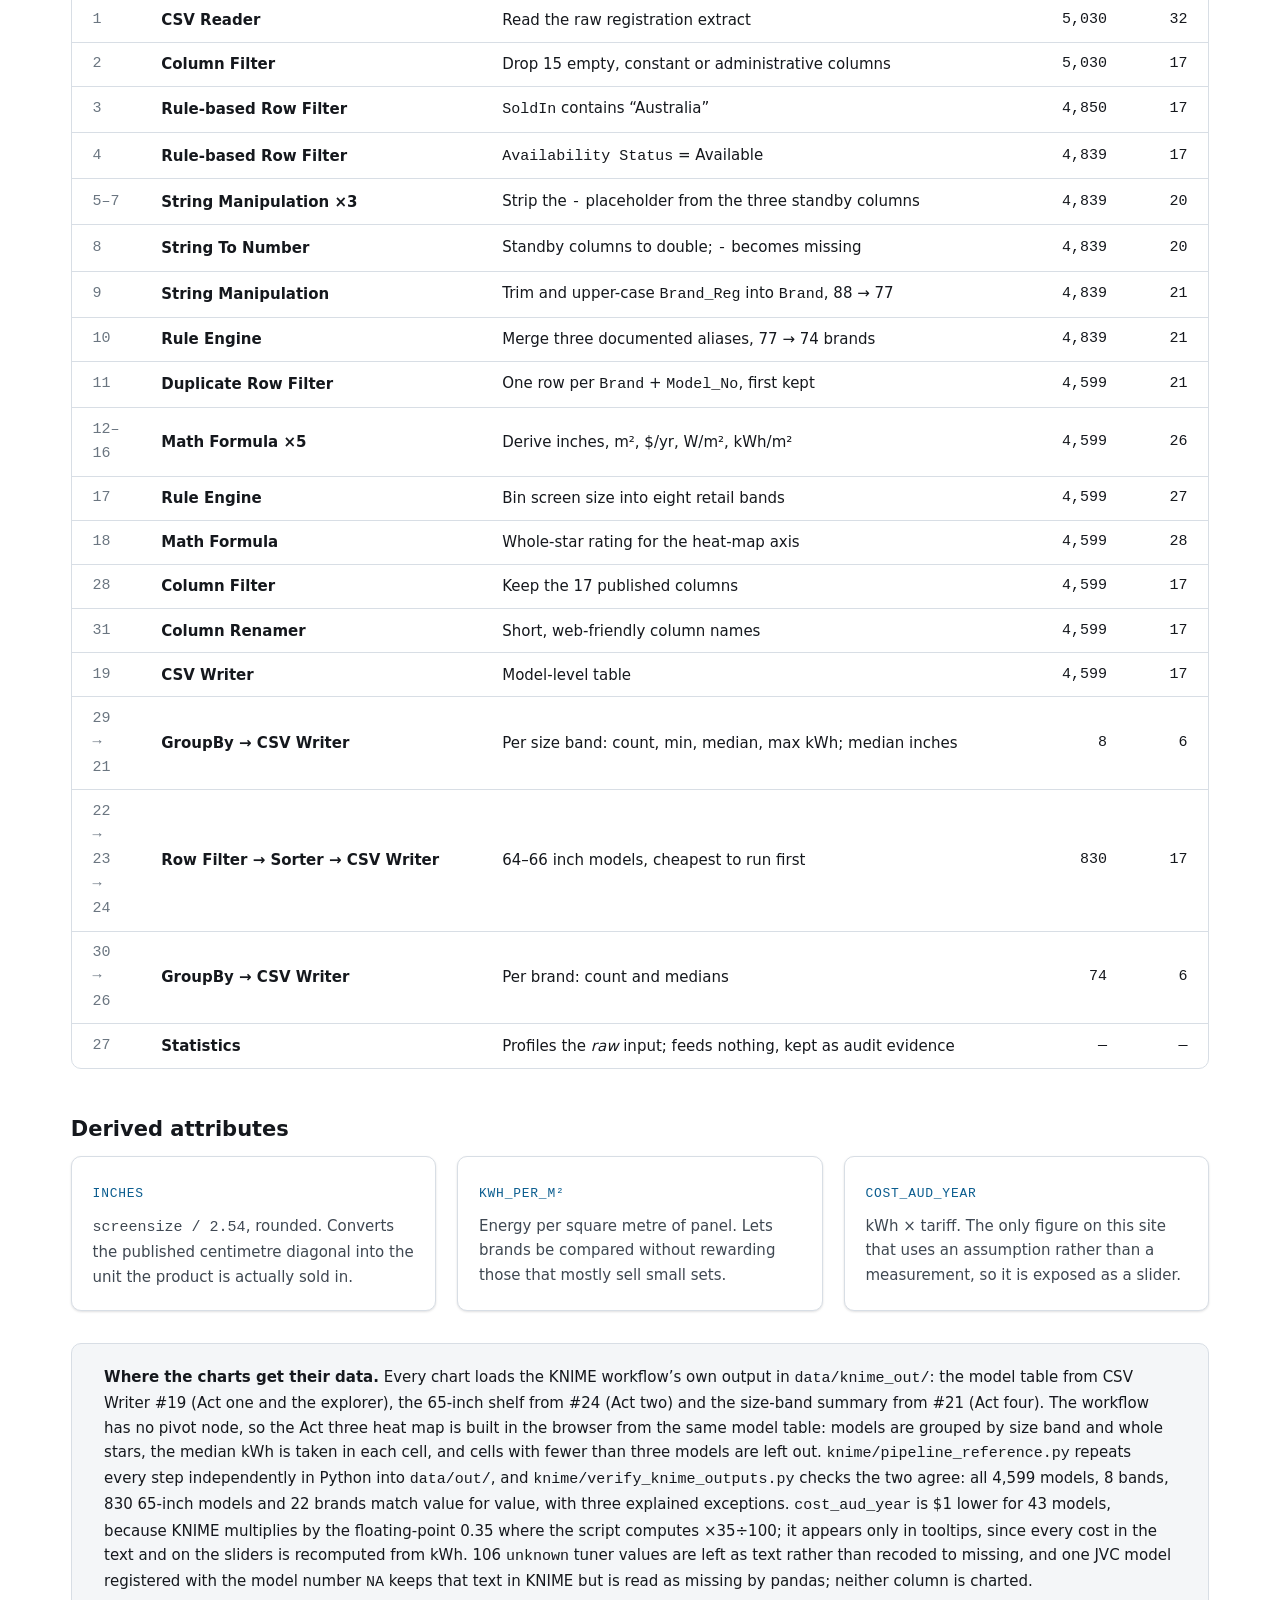
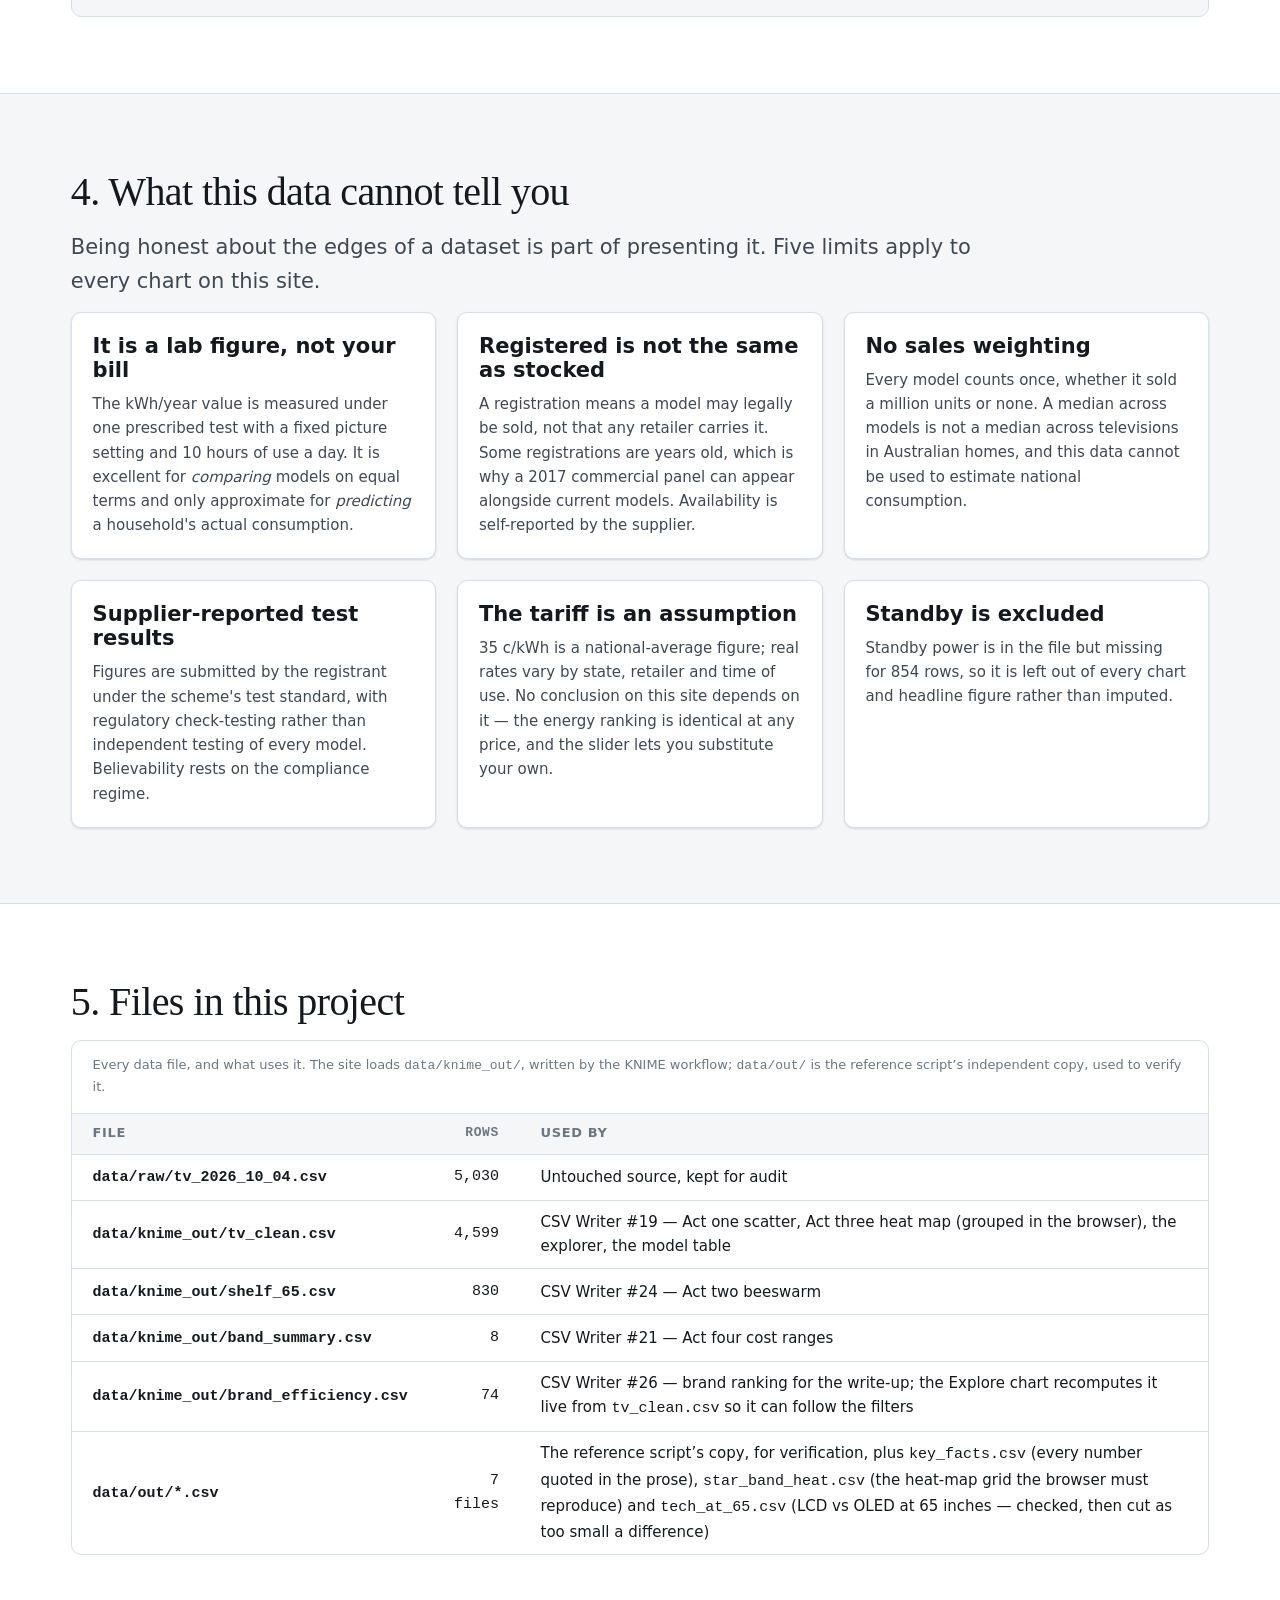
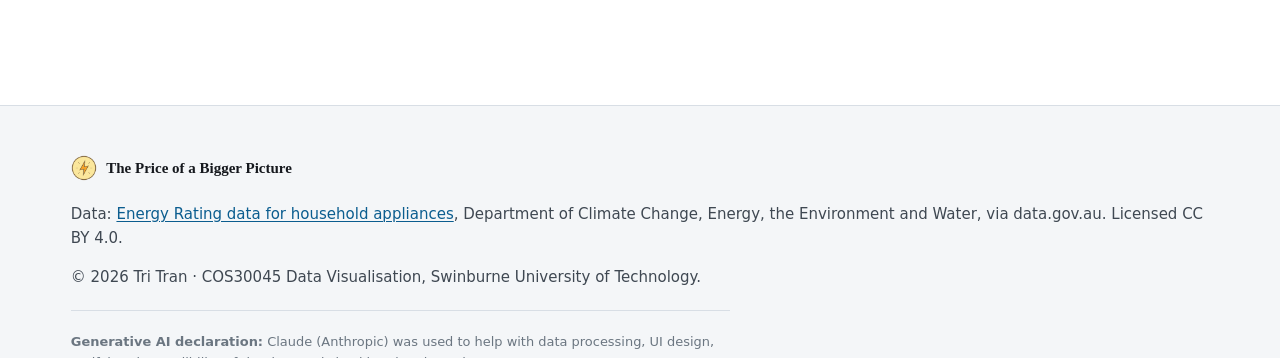
<file: data.html>
<!DOCTYPE html>
<html lang="en-AU" class="no-js">
<head>
  <meta charset="UTF-8">
  <meta name="viewport" content="width=device-width, initial-scale=1.0">
  <title>Data &amp; method</title>
  <meta name="description" content="Where the television energy data comes from, what was wrong with it, how it was cleaned in KNIME, and what the figures can and cannot support.">
  <link rel="icon" href="assets/img/PowerIcon.png" type="image/png">
  <link rel="stylesheet" href="assets/css/styles.css">
</head>
<body>
  <a class="skip-link" href="#main">Skip to main content</a>

  <header class="site-header">
    <div class="wrap">
      <nav class="nav" aria-label="Main navigation">
        <a class="brand" href="index.html" aria-label="The Price of a Bigger Picture, home">
          <img class="brand__mark" src="assets/img/PowerIcon.png" alt="">
          <span class="brand__text">
            <b>The Price of a Bigger Picture</b>
            <span class="brand__tag">Television energy use in Australia</span>
          </span>
        </a>
        <ul class="nav__list">
          <li><a class="nav__link" href="index.html">Story</a></li>
          <li><a class="nav__link" href="explore.html">Explore</a></li>
          <li><a class="nav__link is-active" href="data.html" aria-current="page">Data &amp; method</a></li>
          <li><a class="nav__link" href="about.html">About</a></li>
        </ul>
        <button class="theme-toggle" type="button" aria-label="Switch theme">&#9790;</button>
      </nav>
    </div>
  </header>

  <main id="main">
    <section class="hero" style="padding-block: var(--sp-6)">
      <div class="wrap">
        <p class="hero__kicker">Data &amp; method</p>
        <h1 style="font-size: var(--fs-2xl); max-width: 30ch">Where these numbers come from</h1>
        <p class="hero__standfirst">
          Everything on this site is derived from one public file. This page records where it came
          from, what was wrong with it, every change made to it, and the things it cannot be used to
          claim.
        </p>
        <div class="hero__meta" data-d3-provenance
             data-file="tv_2026_10_04.csv" data-models="4,599" data-retrieved="4 October 2026"></div>
      </div>
    </section>

    <!-- ============ SOURCE & GOVERNANCE ============ -->
    <section class="section">
      <div class="wrap">
        <h2>1. Source and governance</h2>

        <div class="grid grid--2" style="align-items:start">
          <div class="stack">
            <p>
              Australia and New Zealand run the <b>Greenhouse and Energy Minimum Standards</b> (GEMS)
              scheme. A television cannot legally be sold in either country unless the supplier
              registers it, submits energy test results measured under a prescribed standard, and
              carries the Energy Rating Label. The registration database is published openly.
            </p>
            <p>
              This matters for how the data can be read: it is <b>not a survey or a sample</b>. It is
              an administrative census of the legal market. There is no sampling error to worry about,
              and no response bias. What there is instead is <em>registration</em> bias, described in
              the limitations below.
            </p>
          </div>

          <div class="card">
            <span class="card__tag">Provenance</span>
            <dl class="meta">
              <dt>Dataset</dt>
              <dd>Energy Rating data for household appliances &mdash; Labelled products</dd>
              <dt>Resource</dt>
              <dd class="mono">tv_2026_10_04.csv</dd>
              <dt>Publisher</dt>
              <dd>Dept. of Climate Change, Energy, the Environment and Water</dd>
              <dt>Portal</dt>
              <dd><a href="https://data.gov.au/data/dataset/energy-rating-for-household-appliances">data.gov.au</a></dd>
              <dt>Licence</dt>
              <dd>Creative Commons Attribution 4.0</dd>
              <dt>Retrieved</dt>
              <dd>4 October 2026</dd>
              <dt>Extent</dt>
              <dd>5,030 rows &times; 32 columns</dd>
              <dt>Dictionary</dt>
              <dd><a href="https://data.gov.au/data/dataset/559708e5-480e-4f94-8429-c49571e82761/resource/8b0450be-2cc6-4f5d-b885-4f1e0fb9ee64/download/televisionsmay2015.docx">Televisions data dictionary</a> (May 2015)</dd>
            </dl>
          </div>
        </div>

        <h3 style="margin-top:var(--sp-6)">Privacy assessment</h3>
        <p class="muted" style="max-width:var(--maxw-text)">
          The dataset contains no personal information. Every record describes a manufactured
          product, and the only named parties are companies acting as registrants, which is
          commercial rather than personal data and is published deliberately as part of a regulatory
          disclosure regime. No anonymisation, aggregation or suppression was required before
          publishing these visualisations, and no re-identification risk arises from joining it with
          anything else on this site.
        </p>
      </div>
    </section>

    <!-- ============ DATA QUALITY ============ -->
    <section class="section section--tint">
      <div class="wrap">
        <h2>2. What was wrong with it</h2>
        <p class="lede" style="max-width:var(--maxw-text)">
          The file is well maintained but not analysis-ready. Ten issues had to be resolved before
          any chart could be trusted. Each is listed with the evidence that found it and the decision
          taken.
        </p>

        <div class="table-wrap" style="margin-top:var(--sp-4)">
          <table>
            <caption>Data quality log. Categories follow Han, Kamber &amp; Pei (2011).</caption>
            <thead>
              <tr>
                <th scope="col">Issue</th>
                <th scope="col">Evidence</th>
                <th scope="col">Decision</th>
                <th scope="col">Quality dimension</th>
              </tr>
            </thead>
            <tbody>
              <tr>
                <th scope="row">Inconsistent brand naming</th>
                <td><code>SAMSUNG ELECTRONICS</code>, <code>Samsung</code> and <code>SAMSUNG</code> are
                    three strings for one company; <code>Kogan</code>/<code>KOGAN</code>/<code>kogan</code>
                    likewise. 93 raw brand strings.</td>
                <td>Trim and upper-case, then merge three documented aliases. 93 &rarr; 74 brands.</td>
                <td>Consistency</td>
              </tr>
              <tr>
                <th scope="row">Missing values written as <code>-</code></th>
                <td>854 rows carry a literal hyphen in the three standby-power columns, which forces
                    the whole column to parse as text.</td>
                <td>Recode <code>-</code> to null, then convert to double. Standby is not used in any
                    headline figure, so no imputation was needed.</td>
                <td>Completeness</td>
              </tr>
              <tr>
                <th scope="row"><code>Tuner Type</code> uses <code>unknown</code></th>
                <td>116 rows use the string <code>unknown</code> as a second null convention.</td>
                <td>Recoded to null so the conventions agree.</td>
                <td>Consistency</td>
              </tr>
              <tr>
                <th scope="row"><code>Star</code> and <code>SRI</code> use <code>N/A</code></th>
                <td>9,435 cells carry the literal string <code>N/A</code> &mdash; a
                    <em>third</em> null convention in the same file, alongside empty and
                    <code>-</code>. It is why both columns are read as text rather than numbers.</td>
                <td>No action: both columns are dropped as deprecated. Recorded because three
                    different null conventions in one file is the clearest single illustration of
                    why null rules have to be checked per column, not assumed.</td>
                <td>Consistency</td>
              </tr>
              <tr>
                <th scope="row"><code>Star</code> and <code>SRI</code> 94% empty</th>
                <td>4,716 of 5,030 rows are null.</td>
                <td>Dropped. The dictionary states <code>Star</code> is superseded by
                    <code>Star2</code>, which is complete &mdash; so this is a deprecated column, not
                    missing data. <code>Star2</code> used throughout.</td>
                <td>Interpretability</td>
              </tr>
              <tr>
                <th scope="row">Columns with no information</th>
                <td><code>GrandDate</code> is 100% null. <code>SubmitStatus</code>,
                    <code>Product Class</code> and <code>What test standard was used</code> each hold
                    a single value for every row.</td>
                <td>Dropped &mdash; zero variance cannot support a visual encoding.</td>
                <td>Completeness</td>
              </tr>
              <tr>
                <th scope="row">Repeat registrations</th>
                <td>240 brand + model pairs occur more than once, including near-duplicate suffixes
                    such as <code>QA65QN900B*</code>, <code>QA65QN900BS</code>, <code>QA65QN900BW</code>.</td>
                <td>Keep the first occurrence, so one physical model counts once and popular models
                    do not dominate a median.</td>
                <td>Accuracy</td>
              </tr>
              <tr>
                <th scope="row">Mixed-market rows</th>
                <td><code>SoldIn</code> is a comma-separated list; 180 rows are New Zealand or Fiji
                    only.</td>
                <td>Filtered to rows containing <code>Australia</code>, matching the story's scope.</td>
                <td>Accuracy</td>
              </tr>
              <tr>
                <th scope="row">Units not fit for the audience</th>
                <td><code>screensize</code> is a diagonal in centimetres; <code>Screen_Area</code> is
                    in cm&sup2;. Australian retail sells televisions in inches.</td>
                <td>Derived <code>inches</code> and <code>screen_m2</code>. Original columns kept.</td>
                <td>Interpretability</td>
              </tr>
              <tr>
                <th scope="row">Data dictionary defect</th>
                <td>The published dictionary maps <code>Act_stnd_power</code> to the identifier
                    <code>act_stnd_time</code> and <code>Act_stnd_time</code> to
                    <code>act_stnd_power</code> &mdash; the two are swapped. It also documents a
                    <code>CEC</code> column that no longer exists under that name.</td>
                <td>Column headers taken at face value, since the value ranges support them
                    (<code>Act_stnd_time</code> holds 0&ndash;14, consistent with hours). Recorded
                    here as a defect in the documentation, not the data.</td>
                <td>Interpretability</td>
              </tr>
            </tbody>
          </table>
        </div>
      </div>
    </section>

    <!-- ============ PIPELINE ============ -->
    <section class="section">
      <div class="wrap">
        <h2>3. How it was processed</h2>
        <p class="lede" style="max-width:var(--maxw-text)">
          Cleaning and aggregation are done in a 29-node KNIME workflow: one cleaning chain, three
          output branches, and an audit branch that profiles the raw file. Node numbers below are the
          numbers shown on the KNIME canvas, so every row can be found in the workflow.
        </p>

        <div class="table-wrap">
          <table>
            <caption>KNIME node chain, with the row and column count leaving each node.</caption>
            <thead>
              <tr>
                <th scope="col" style="width:3rem">#</th>
                <th scope="col">Node</th>
                <th scope="col">What it does</th>
                <th scope="col" class="num">Rows out</th>
                <th scope="col" class="num">Cols</th>
              </tr>
            </thead>
            <tbody>
              <tr><td class="rank">1</td><th scope="row">CSV Reader</th><td>Read the raw registration extract</td><td class="num">5,030</td><td class="num">32</td></tr>
              <tr><td class="rank">2</td><th scope="row">Column Filter</th><td>Drop 15 empty, constant or administrative columns</td><td class="num">5,030</td><td class="num">17</td></tr>
              <tr><td class="rank">3</td><th scope="row">Rule-based Row Filter</th><td><code>SoldIn</code> contains &ldquo;Australia&rdquo;</td><td class="num">4,850</td><td class="num">17</td></tr>
              <tr><td class="rank">4</td><th scope="row">Rule-based Row Filter</th><td><code>Availability Status</code> = Available</td><td class="num">4,839</td><td class="num">17</td></tr>
              <tr><td class="rank">5&ndash;7</td><th scope="row">String Manipulation &times;3</th><td>Strip the <code>-</code> placeholder from the three standby columns</td><td class="num">4,839</td><td class="num">20</td></tr>
              <tr><td class="rank">8</td><th scope="row">String To Number</th><td>Standby columns to double; <code>-</code> becomes missing</td><td class="num">4,839</td><td class="num">20</td></tr>
              <tr><td class="rank">9</td><th scope="row">String Manipulation</th><td>Trim and upper-case <code>Brand_Reg</code> into <code>Brand</code>, 88 &rarr; 77</td><td class="num">4,839</td><td class="num">21</td></tr>
              <tr><td class="rank">10</td><th scope="row">Rule Engine</th><td>Merge three documented aliases, 77 &rarr; 74 brands</td><td class="num">4,839</td><td class="num">21</td></tr>
              <tr><td class="rank">11</td><th scope="row">Duplicate Row Filter</th><td>One row per <code>Brand</code> + <code>Model_No</code>, first kept</td><td class="num">4,599</td><td class="num">21</td></tr>
              <tr><td class="rank">12&ndash;16</td><th scope="row">Math Formula &times;5</th><td>Derive inches, m&sup2;, $/yr, W/m&sup2;, kWh/m&sup2;</td><td class="num">4,599</td><td class="num">26</td></tr>
              <tr><td class="rank">17</td><th scope="row">Rule Engine</th><td>Bin screen size into eight retail bands</td><td class="num">4,599</td><td class="num">27</td></tr>
              <tr><td class="rank">18</td><th scope="row">Math Formula</th><td>Whole-star rating for the heat-map axis</td><td class="num">4,599</td><td class="num">28</td></tr>
              <tr><td class="rank">28</td><th scope="row">Column Filter</th><td>Keep the 17 published columns</td><td class="num">4,599</td><td class="num">17</td></tr>
              <tr><td class="rank">31</td><th scope="row">Column Renamer</th><td>Short, web-friendly column names</td><td class="num">4,599</td><td class="num">17</td></tr>
              <tr><td class="rank">19</td><th scope="row">CSV Writer</th><td>Model-level table</td><td class="num">4,599</td><td class="num">17</td></tr>
              <tr><td class="rank">29 &rarr; 21</td><th scope="row">GroupBy &rarr; CSV Writer</th><td>Per size band: count, min, median, max kWh; median inches</td><td class="num">8</td><td class="num">6</td></tr>
              <tr><td class="rank">22 &rarr; 23 &rarr; 24</td><th scope="row">Row Filter &rarr; Sorter &rarr; CSV Writer</th><td>64&ndash;66 inch models, cheapest to run first</td><td class="num">830</td><td class="num">17</td></tr>
              <tr><td class="rank">30 &rarr; 26</td><th scope="row">GroupBy &rarr; CSV Writer</th><td>Per brand: count and medians</td><td class="num">74</td><td class="num">6</td></tr>
              <tr><td class="rank">27</td><th scope="row">Statistics</th><td>Profiles the <em>raw</em> input; feeds nothing, kept as audit evidence</td><td class="num">&mdash;</td><td class="num">&mdash;</td></tr>
            </tbody>
          </table>
        </div>

        <h3 style="margin-top:var(--sp-6)">Derived attributes</h3>
        <div class="grid grid--3">
          <div class="card">
            <span class="card__tag">inches</span>
            <p class="small muted" style="margin:0"><code>screensize / 2.54</code>, rounded. Converts the
            published centimetre diagonal into the unit the product is actually sold in.</p>
          </div>
          <div class="card">
            <span class="card__tag">kwh_per_m&sup2;</span>
            <p class="small muted" style="margin:0">Energy per square metre of panel. Lets brands be
            compared without rewarding those that mostly sell small sets.</p>
          </div>
          <div class="card">
            <span class="card__tag">cost_aud_year</span>
            <p class="small muted" style="margin:0">kWh &times; tariff. The only figure on this site that
            uses an assumption rather than a measurement, so it is exposed as a slider.</p>
          </div>
        </div>

        <div class="callout" style="margin-top:var(--sp-5)">
          <p class="small" style="margin:0">
            <b>Where the charts get their data.</b> Every chart loads the KNIME workflow&rsquo;s own
            output in <code>data/knime_out/</code>: the model table from CSV Writer #19 (Act one and
            the explorer), the 65-inch shelf from #24 (Act two) and the size-band summary from #21
            (Act four). The workflow has no pivot node, so the Act three heat map is built in the
            browser from the same model table: models are grouped by size band and whole stars, the
            median kWh is taken in each cell, and cells with fewer than three models are left out.
            <code>knime/pipeline_reference.py</code> repeats every step independently in Python into
            <code>data/out/</code>, and <code>knime/verify_knime_outputs.py</code> checks the two
            agree: all 4,599 models, 8 bands, 830 65-inch models and 22 brands match value for value,
            with three explained exceptions. <code>cost_aud_year</code> is $1 lower for 43 models,
            because KNIME multiplies by the floating-point 0.35 where the script computes
            &times;35&divide;100; it appears only in tooltips, since every cost in the text and on
            the sliders is recomputed from kWh. 106 <code>unknown</code> tuner values are left as text
            rather than recoded to missing, and one JVC model registered with the model number
            <code>NA</code> keeps that text in KNIME but is read as missing by pandas; neither
            column is charted.
          </p>
        </div>
      </div>
    </section>

    <!-- ============ LIMITATIONS ============ -->
    <section class="section section--tint">
      <div class="wrap">
        <h2>4. What this data cannot tell you</h2>
        <p class="lede" style="max-width:var(--maxw-text)">
          Being honest about the edges of a dataset is part of presenting it. Five limits apply to
          every chart on this site.
        </p>

        <div class="grid grid--2">
          <div class="card">
            <h3>It is a lab figure, not your bill</h3>
            <p class="small muted">The kWh/year value is measured under one prescribed test with a
            fixed picture setting and 10 hours of use a day. It is excellent for <em>comparing</em>
            models on equal terms and only approximate for <em>predicting</em> a household's actual
            consumption.</p>
          </div>
          <div class="card">
            <h3>Registered is not the same as stocked</h3>
            <p class="small muted">A registration means a model may legally be sold, not that any
            retailer carries it. Some registrations are years old, which is why a 2017 commercial
            panel can appear alongside current models. Availability is self-reported by the supplier.</p>
          </div>
          <div class="card">
            <h3>No sales weighting</h3>
            <p class="small muted">Every model counts once, whether it sold a million units or none.
            A median across models is not a median across televisions in Australian homes, and this
            data cannot be used to estimate national consumption.</p>
          </div>
          <div class="card">
            <h3>Supplier-reported test results</h3>
            <p class="small muted">Figures are submitted by the registrant under the scheme's test
            standard, with regulatory check-testing rather than independent testing of every model.
            Believability rests on the compliance regime.</p>
          </div>
          <div class="card">
            <h3>The tariff is an assumption</h3>
            <p class="small muted">35&nbsp;c/kWh is a national-average figure; real rates vary by
            state, retailer and time of use. No conclusion on this site depends on it &mdash; the
            energy ranking is identical at any price, and the slider lets you substitute your own.</p>
          </div>
          <div class="card">
            <h3>Standby is excluded</h3>
            <p class="small muted">Standby power is in the file but missing for 854 rows, so it is
            left out of every chart and headline figure rather than imputed.</p>
          </div>
        </div>
      </div>
    </section>

    <!-- ============ FILES ============ -->
    <section class="section">
      <div class="wrap">
        <h2>5. Files in this project</h2>
        <div class="table-wrap">
          <table>
            <caption>Every data file, and what uses it. The site loads <code>data/knime_out/</code>,
            written by the KNIME workflow; <code>data/out/</code> is the reference script&rsquo;s
            independent copy, used to verify it.</caption>
            <thead>
              <tr><th scope="col">File</th><th scope="col" class="num">Rows</th><th scope="col">Used by</th></tr>
            </thead>
            <tbody>
              <tr><th scope="row"><code>data/raw/tv_2026_10_04.csv</code></th><td class="num">5,030</td><td>Untouched source, kept for audit</td></tr>
              <tr><th scope="row"><code>data/knime_out/tv_clean.csv</code></th><td class="num">4,599</td><td>CSV Writer #19 &mdash; Act one scatter, Act three heat map (grouped in the browser), the explorer, the model table</td></tr>
              <tr><th scope="row"><code>data/knime_out/shelf_65.csv</code></th><td class="num">830</td><td>CSV Writer #24 &mdash; Act two beeswarm</td></tr>
              <tr><th scope="row"><code>data/knime_out/band_summary.csv</code></th><td class="num">8</td><td>CSV Writer #21 &mdash; Act four cost ranges</td></tr>
              <tr><th scope="row"><code>data/knime_out/brand_efficiency.csv</code></th><td class="num">74</td><td>CSV Writer #26 &mdash; brand ranking for the write-up; the Explore chart recomputes it live from <code>tv_clean.csv</code> so it can follow the filters</td></tr>
              <tr><th scope="row"><code>data/out/*.csv</code></th><td class="num">7 files</td><td>The reference script&rsquo;s copy, for verification, plus <code>key_facts.csv</code> (every number quoted in the prose), <code>star_band_heat.csv</code> (the heat-map grid the browser must reproduce) and <code>tech_at_65.csv</code> (LCD vs OLED at 65 inches &mdash; checked, then cut as too small a difference)</td></tr>
            </tbody>
          </table>
        </div>
      </div>
    </section>

  </main>

  <footer class="site-footer">
    <div class="wrap">
      <div class="site-footer__top">
        <img src="assets/img/PowerIcon.png" alt="">
        <strong>The Price of a Bigger Picture</strong>
      </div>
      <p class="small">
        Data: <a href="https://data.gov.au/data/dataset/energy-rating-for-household-appliances">Energy
        Rating data for household appliances</a>, Department of Climate Change, Energy, the
        Environment and Water, via data.gov.au. Licensed CC BY 4.0.
      </p>
      <p class="small">&copy; <span data-year>2026</span> Tri Tran &middot; COS30045 Data Visualisation, Swinburne University of Technology.</p>
      <p class="site-footer__ack">
        <b>Generative AI declaration:</b> Claude (Anthropic) was used to help with data processing,
        UI design, verifying the credibility of the data and checking data integrity.
      </p>
    </div>
  </footer>

  <script src="assets/js/vendor/d3.v7.min.js"></script>
  <script src="assets/js/charts.js"></script>
  <script src="assets/js/main.js"></script>
</body>
</html>
</file>
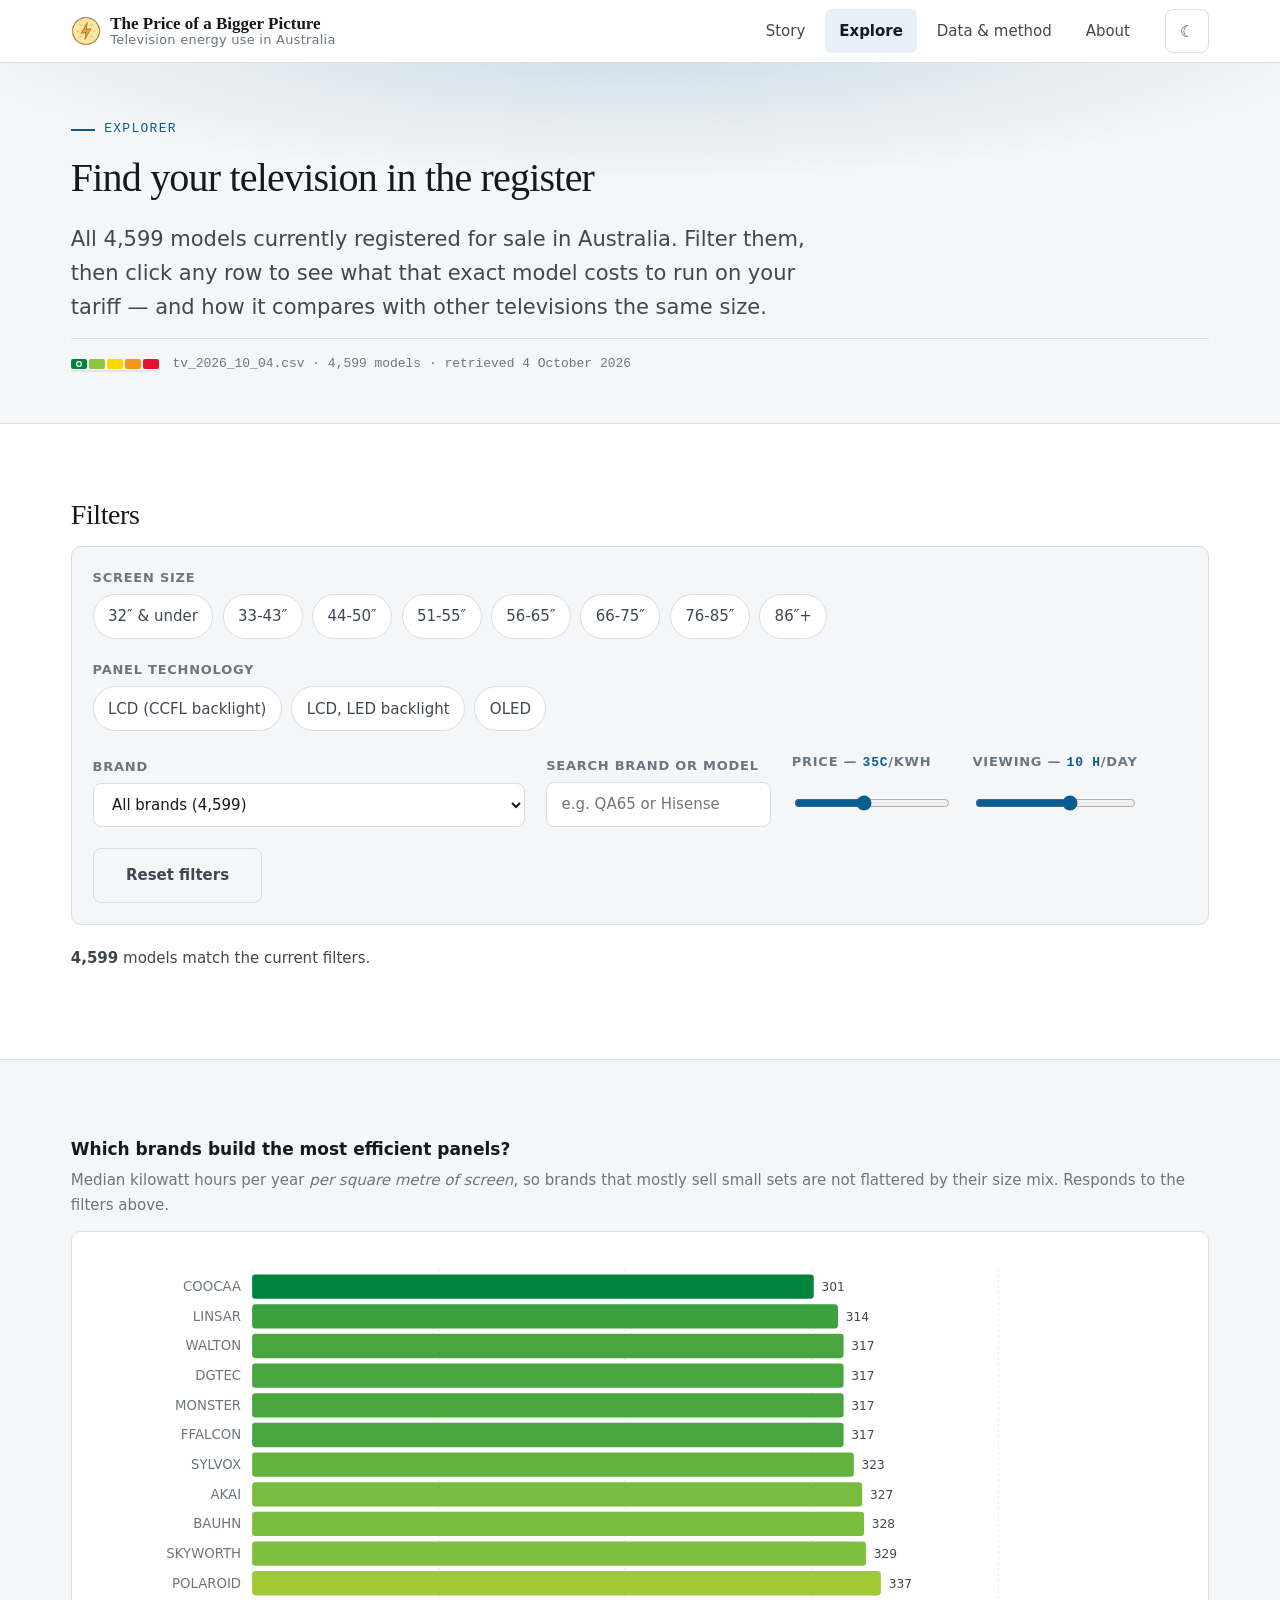
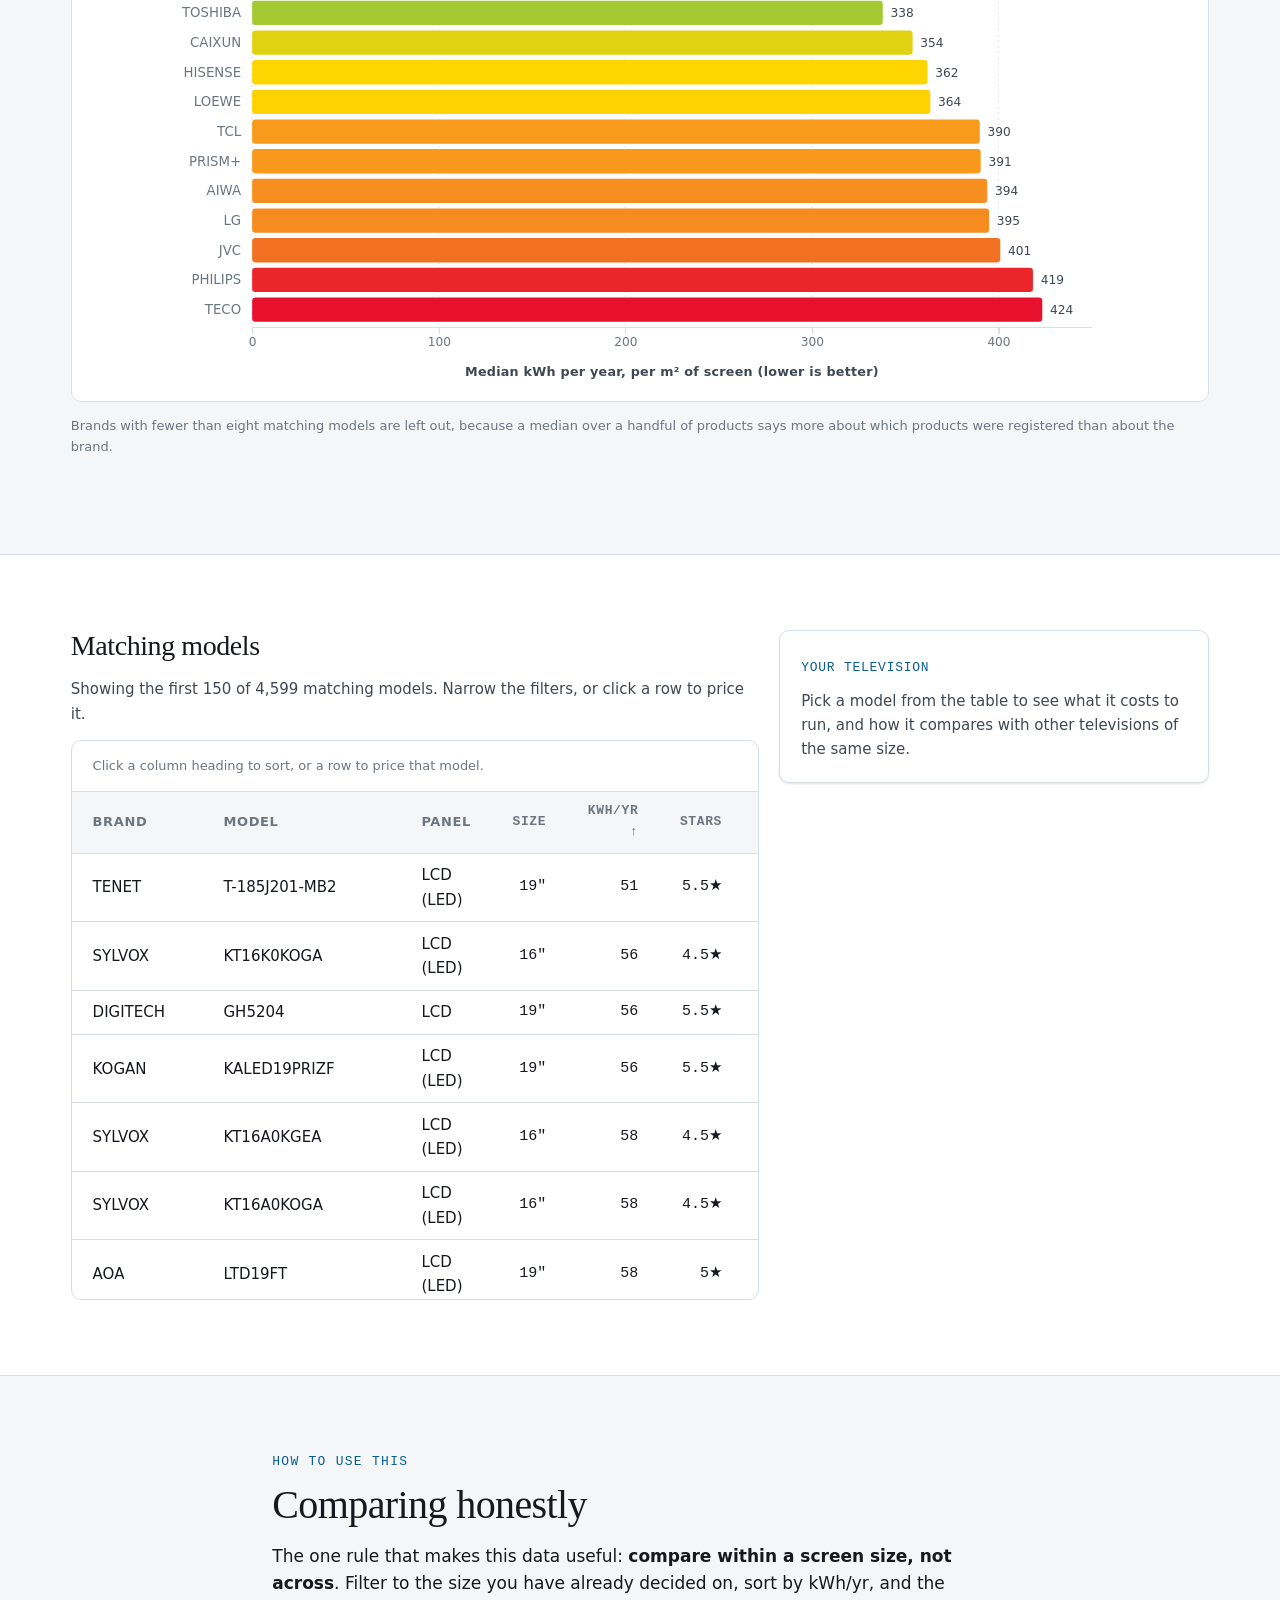
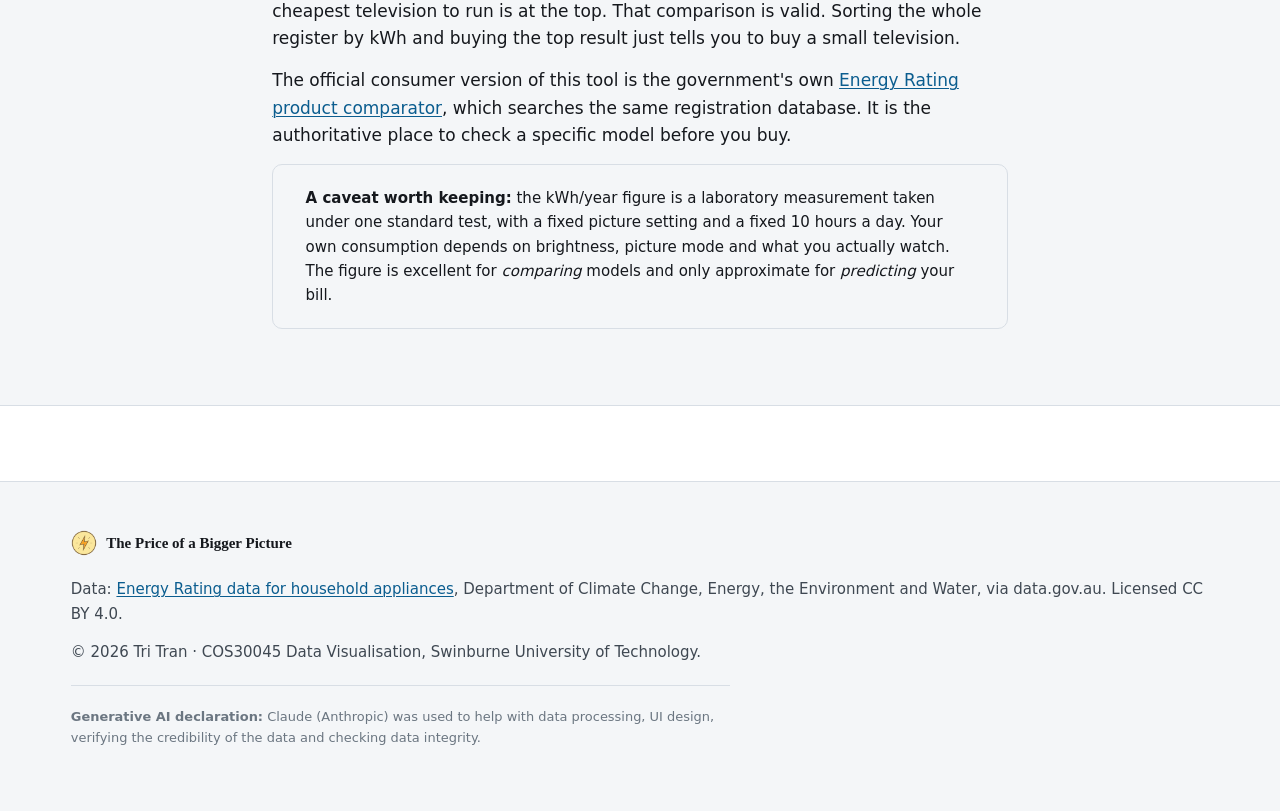
<file: explore.html>
<!DOCTYPE html>
<html lang="en-AU" class="no-js">
<head>
  <meta charset="UTF-8">
  <meta name="viewport" content="width=device-width, initial-scale=1.0">
  <title>Explore the register</title>
  <meta name="description" content="Filter all 4,599 televisions registered for sale in Australia by size, panel type and brand, and price any model at your own electricity tariff.">
  <link rel="icon" href="assets/img/PowerIcon.png" type="image/png">
  <link rel="stylesheet" href="assets/css/styles.css">
</head>
<body>
  <a class="skip-link" href="#main">Skip to main content</a>

  <header class="site-header">
    <div class="wrap">
      <nav class="nav" aria-label="Main navigation">
        <a class="brand" href="index.html" aria-label="The Price of a Bigger Picture, home">
          <img class="brand__mark" src="assets/img/PowerIcon.png" alt="">
          <span class="brand__text">
            <b>The Price of a Bigger Picture</b>
            <span class="brand__tag">Television energy use in Australia</span>
          </span>
        </a>
        <ul class="nav__list">
          <li><a class="nav__link" href="index.html">Story</a></li>
          <li><a class="nav__link is-active" href="explore.html" aria-current="page">Explore</a></li>
          <li><a class="nav__link" href="data.html">Data &amp; method</a></li>
          <li><a class="nav__link" href="about.html">About</a></li>
        </ul>
        <button class="theme-toggle" type="button" aria-label="Switch theme">&#9790;</button>
      </nav>
    </div>
  </header>

  <main id="main">
    <section class="hero" style="padding-block: var(--sp-6)">
      <div class="wrap">
        <p class="hero__kicker">Explorer</p>
        <h1 style="font-size: var(--fs-2xl); max-width: 32ch">Find your television in the register</h1>
        <p class="hero__standfirst" style="margin-bottom: var(--sp-3)">
          All <span id="total-count">4,599</span> models currently registered for sale in Australia.
          Filter them, then click any row to see what that exact model costs to run on your tariff
          &mdash; and how it compares with other televisions the same size.
        </p>
        <div class="hero__meta" data-d3-provenance
             data-file="tv_2026_10_04.csv"
             data-models="4,599"
             data-retrieved="4 October 2026"></div>
      </div>
    </section>

    <section class="section">
      <div class="wrap">

        <!-- ============ FILTERS ============ -->
        <h2 style="font-size: var(--fs-xl)">Filters</h2>

        <div class="controls" style="flex-direction: column; align-items: stretch; gap: var(--sp-4)">
          <div class="control" style="min-width:0">
            <span class="control__label" id="lbl-band">Screen size</span>
            <div class="chips" id="chips-band" role="group" aria-labelledby="lbl-band"></div>
          </div>

          <div class="control" style="min-width:0">
            <span class="control__label" id="lbl-tech">Panel technology</span>
            <div class="chips" id="chips-tech" role="group" aria-labelledby="lbl-tech"></div>
          </div>

          <div style="display:flex; flex-wrap:wrap; gap:var(--sp-4); align-items:flex-end">
            <div class="control">
              <label class="control__label" for="brand-select">Brand</label>
              <select id="brand-select"></select>
            </div>

            <div class="control">
              <label class="control__label" for="model-search">Search brand or model</label>
              <input type="search" id="model-search" placeholder="e.g. QA65 or Hisense" autocomplete="off">
            </div>

            <div class="control">
              <label class="control__label" for="x-price">
                Price &mdash; <span class="control__val" id="x-price-out">35c</span>/kWh
              </label>
              <input type="range" id="x-price" min="15" max="60" step="1" value="35">
            </div>

            <div class="control">
              <label class="control__label" for="x-hours">
                Viewing &mdash; <span class="control__val" id="x-hours-out">10 h</span>/day
              </label>
              <input type="range" id="x-hours" min="1" max="16" step="1" value="10">
            </div>

            <button class="btn btn--ghost" type="button" id="reset-filters">Reset filters</button>
          </div>
        </div>

        <p class="small muted">
          <b><span id="match-count">0</span></b> models match the current filters.
        </p>
      </div>
    </section>

    <!-- ============ BRAND CHART ============ -->
    <section class="section section--tint">
      <div class="wrap">
        <figure class="figure">
          <div class="figure__head">
            <p class="figure__title">Which brands build the most efficient panels?</p>
            <p class="figure__sub">
              Median kilowatt hours per year <em>per square metre of screen</em>, so brands that
              mostly sell small sets are not flattered by their size mix. Responds to the filters above.
            </p>
          </div>
          <div class="responsive-svg-container" id="chart-brands"></div>
          <figcaption class="figure__note">
            Brands with fewer than eight matching models are left out, because a median over a
            handful of products says more about which products were registered than about the brand.
          </figcaption>
        </figure>
      </div>
    </section>

    <!-- ============ TABLE + PICKED MODEL ============ -->
    <section class="section">
      <div class="wrap">
        <div class="grid" style="grid-template-columns: minmax(0, 1.6fr) minmax(260px, 1fr); align-items:start">

          <div>
            <h2 style="font-size: var(--fs-xl)">Matching models</h2>
            <p class="small muted" id="table-count">Loading&hellip;</p>
            <div class="table-wrap" style="max-height: 560px; overflow-y: auto">
              <table>
                <caption>Click a column heading to sort, or a row to price that model.</caption>
                <thead><tr id="table-head"></tr></thead>
                <tbody id="table-body"></tbody>
              </table>
            </div>
          </div>

          <aside class="card" style="position: sticky; top: 80px">
            <span class="card__tag">Your television</span>
            <div id="picked">
              <p class="muted small" style="margin:0">
                Pick a model from the table to see what it costs to run, and how it compares with
                other televisions of the same size.
              </p>
            </div>
          </aside>

        </div>
      </div>
    </section>

    <!-- ============ HOW TO READ IT ============ -->
    <section class="section section--tint">
      <div class="wrap wrap--text">
        <span class="eyebrow">How to use this</span>
        <h2>Comparing honestly</h2>
        <p>
          The one rule that makes this data useful: <b>compare within a screen size, not
          across</b>. Filter to the size you have already decided on, sort by kWh/yr, and the
          cheapest television to run is at the top. That comparison is valid. Sorting the whole
          register by kWh and buying the top result just tells you to buy a small television.
        </p>
        <p>
          The official consumer version of this tool is the government's own
          <a href="https://reg.energyrating.gov.au/comparator/" rel="external">Energy Rating product
          comparator</a>, which searches the same registration database. It is the authoritative
          place to check a specific model before you buy.
        </p>
        <div class="callout">
          <p style="margin:0" class="small">
            <b>A caveat worth keeping:</b> the kWh/year figure is a laboratory measurement taken
            under one standard test, with a fixed picture setting and a fixed 10 hours a day. Your
            own consumption depends on brightness, picture mode and what you actually watch. The
            figure is excellent for <em>comparing</em> models and only approximate for
            <em>predicting</em> your bill.
          </p>
        </div>
      </div>
    </section>

  </main>

  <footer class="site-footer">
    <div class="wrap">
      <div class="site-footer__top">
        <img src="assets/img/PowerIcon.png" alt="">
        <strong>The Price of a Bigger Picture</strong>
      </div>
      <p class="small">
        Data: <a href="https://data.gov.au/data/dataset/energy-rating-for-household-appliances">Energy
        Rating data for household appliances</a>, Department of Climate Change, Energy, the
        Environment and Water, via data.gov.au. Licensed CC BY 4.0.
      </p>
      <p class="small">&copy; <span data-year>2026</span> Tri Tran &middot; COS30045 Data Visualisation, Swinburne University of Technology.</p>
      <p class="site-footer__ack">
        <b>Generative AI declaration:</b> Claude (Anthropic) was used to help with data processing,
        UI design, verifying the credibility of the data and checking data integrity.
      </p>
    </div>
  </footer>

  <script src="assets/js/vendor/d3.v7.min.js"></script>
  <script src="assets/js/charts.js"></script>
  <script src="assets/js/main.js"></script>
  <script src="assets/js/explore.js"></script>
</body>
</html>
</file>
<file: assets/css/styles.css>
/* ==========================================================================
   The Price of a Bigger Picture - COS30045 Assignment 1
   Design system + page styles.

   Colour note: the sequential ramp is taken from the Australian Energy Rating
   Label itself (green = efficient, red = inefficient). Using the label's own
   colours means the chart legend matches the sticker on the shelf, so the
   encoding needs no explaining.
   ========================================================================== */

/* --- Tokens --------------------------------------------------------------- */
:root {
  /* Neutrals */
  --paper:      #ffffff;
  --tint:       #f4f6f8;
  --tint-2:     #e8ecf0;
  --rule:       #d8dee5;
  --ink:        #15181d;
  --ink-2:      #3f4852;
  --ink-3:      #6b7681;

  /* Brand / UI accent */
  --accent:     #0b5d8f;
  --accent-ink: #073f61;
  --accent-wash:#e7f1f8;

  /* Energy Rating Label ramp: efficient -> inefficient */
  --e1: #00843d;
  --e2: #8cc63f;
  --e3: #ffd500;
  --e4: #f7941e;
  --e5: #e8112d;

  /* Screen technology (categorical, colour-blind safe) */
  --tech-lcd:  #4c72b0;
  --tech-led:  #55a868;
  --tech-oled: #c44e52;

  /* Fluid type scale */
  --fs-xs:  clamp(0.75rem, 0.73rem + 0.1vw, 0.8125rem);
  --fs-sm:  clamp(0.875rem, 0.85rem + 0.15vw, 0.9375rem);
  --fs-base:clamp(1rem, 0.97rem + 0.2vw, 1.0625rem);
  --fs-lg:  clamp(1.125rem, 1.05rem + 0.4vw, 1.3125rem);
  --fs-xl:  clamp(1.375rem, 1.2rem + 0.8vw, 1.75rem);
  --fs-2xl: clamp(1.75rem, 1.45rem + 1.4vw, 2.5rem);
  --fs-3xl: clamp(2.25rem, 1.7rem + 2.6vw, 4rem);

  /* Space scale */
  --sp-1: clamp(0.25rem, 0.24rem + 0.1vw, 0.375rem);
  --sp-2: clamp(0.5rem, 0.47rem + 0.15vw, 0.625rem);
  --sp-3: clamp(0.75rem, 0.7rem + 0.25vw, 1rem);
  --sp-4: clamp(1rem, 0.9rem + 0.5vw, 1.5rem);
  --sp-5: clamp(1.5rem, 1.3rem + 0.9vw, 2.25rem);
  --sp-6: clamp(2rem, 1.6rem + 1.8vw, 3.25rem);
  --sp-7: clamp(3rem, 2.3rem + 3vw, 5rem);

  /* Type families. System stacks only - no network request, so the page
     renders identically offline and when marked from a USB stick. */
  --font-display: Georgia, "Iowan Old Style", "Times New Roman", serif;
  --font-body: system-ui, -apple-system, "Segoe UI", Roboto, Helvetica, Arial, sans-serif;
  --font-mono: ui-monospace, "SF Mono", SFMono-Regular, Menlo, Consolas, monospace;

  /* Motion */
  --dur-fast: 150ms;
  --dur: 260ms;
  --dur-slow: 500ms;
  --ease: cubic-bezier(0.4, 0, 0.2, 1);

  --shadow-1: 0 1px 2px rgba(21, 24, 29, 0.06), 0 1px 3px rgba(21, 24, 29, 0.08);
  --shadow-2: 0 4px 12px rgba(21, 24, 29, 0.08), 0 2px 4px rgba(21, 24, 29, 0.06);
  --shadow-3: 0 12px 32px rgba(21, 24, 29, 0.12);

  --maxw: 1180px;
  --maxw-text: 68ch;
}

@media (prefers-color-scheme: dark) {
  :root:not([data-theme="light"]) {
    --paper:      #14171c;
    --tint:       #1b1f26;
    --tint-2:     #232831;
    --rule:       #323a45;
    --ink:        #eef1f4;
    --ink-2:      #b4bec9;
    --ink-3:      #8792a0;
    --accent:     #68b6e8;
    --accent-ink: #a8d5f2;
    --accent-wash:#1a2b38;
    --shadow-1: 0 1px 2px rgba(0,0,0,0.4);
    --shadow-2: 0 4px 12px rgba(0,0,0,0.45);
    --shadow-3: 0 12px 32px rgba(0,0,0,0.55);
  }
}

:root[data-theme="dark"] {
  --paper:      #14171c;
  --tint:       #1b1f26;
  --tint-2:     #232831;
  --rule:       #323a45;
  --ink:        #eef1f4;
  --ink-2:      #b4bec9;
  --ink-3:      #8792a0;
  --accent:     #68b6e8;
  --accent-ink: #a8d5f2;
  --accent-wash:#1a2b38;
}

/* --- Reset ---------------------------------------------------------------- */
*, *::before, *::after { box-sizing: border-box; }

html { -webkit-text-size-adjust: 100%; scroll-behavior: smooth; }

body {
  margin: 0;
  background: var(--paper);
  color: var(--ink);
  font-family: var(--font-body);
  font-size: var(--fs-base);
  line-height: 1.62;
  -webkit-font-smoothing: antialiased;
  text-rendering: optimizeLegibility;
}

img, svg { max-width: 100%; display: block; }
h1, h2, h3, h4 { line-height: 1.16; margin: 0 0 var(--sp-3); font-weight: 600; }
h1 { font-family: var(--font-display); font-size: var(--fs-3xl); letter-spacing: -0.02em; font-weight: 400; }
h2 { font-family: var(--font-display); font-size: var(--fs-2xl); letter-spacing: -0.015em; font-weight: 400; }
h3 { font-size: var(--fs-lg); }
h4 { font-size: var(--fs-base); }
p { margin: 0 0 var(--sp-3); }
a { color: var(--accent); text-decoration-thickness: 1px; text-underline-offset: 2px; }
a:hover { color: var(--accent-ink); }

:focus-visible {
  outline: 3px solid var(--accent);
  outline-offset: 2px;
  border-radius: 3px;
}
:focus:not(:focus-visible) { outline: none; }

/* Respect the user's motion preference everywhere. */
@media (prefers-reduced-motion: reduce) {
  html { scroll-behavior: auto; }
  *, *::before, *::after {
    animation-duration: 0.01ms !important;
    animation-iteration-count: 1 !important;
    transition-duration: 0.01ms !important;
  }
}

.skip-link {
  position: absolute; left: -9999px; top: 0; z-index: 100;
  background: var(--ink); color: var(--paper);
  padding: var(--sp-2) var(--sp-3); border-radius: 0 0 6px 0;
}
.skip-link:focus { left: 0; }

/* --- Layout --------------------------------------------------------------- */
.wrap { width: 100%; max-width: var(--maxw); margin-inline: auto; padding-inline: var(--sp-4); }
.wrap--text { max-width: calc(var(--maxw-text) + 2 * var(--sp-4)); }
.section { padding-block: var(--sp-7); }
.section--tint { background: var(--tint); border-block: 1px solid var(--rule); }
.stack > * + * { margin-top: var(--sp-4); }

/* --- Header --------------------------------------------------------------- */
.site-header {
  position: sticky; top: 0; z-index: 50;
  background: color-mix(in srgb, var(--paper) 88%, transparent);
  backdrop-filter: blur(12px) saturate(180%);
  border-bottom: 1px solid var(--rule);
}
@supports not (background: color-mix(in srgb, red 50%, blue)) {
  .site-header { background: var(--paper); }
}

.nav { display: flex; align-items: center; gap: var(--sp-4); min-height: 62px; }

.brand { display: flex; align-items: center; gap: var(--sp-2); text-decoration: none; color: var(--ink); margin-right: auto; }
.brand__mark { width: 30px; height: 30px; flex: none; }
.brand__text { font-family: var(--font-display); font-size: var(--fs-base); line-height: 1.1; }
.brand__text b { font-weight: 600; display: block; }
.brand__tag { display: block; font-family: var(--font-body); font-size: var(--fs-xs); color: var(--ink-3); letter-spacing: 0.02em; }

.nav__list { display: flex; gap: var(--sp-1); list-style: none; margin: 0; padding: 0; flex-wrap: wrap; }
.nav__link {
  display: block; padding: var(--sp-2) var(--sp-3);
  font-size: var(--fs-sm); color: var(--ink-2); text-decoration: none;
  border-radius: 6px; transition: background var(--dur-fast) var(--ease), color var(--dur-fast) var(--ease);
  min-height: 44px; display: flex; align-items: center;
}
.nav__link:hover { background: var(--tint-2); color: var(--ink); }
.nav__link.is-active { color: var(--ink); font-weight: 600; background: var(--accent-wash); }

.theme-toggle {
  flex: none; width: 44px; height: 44px; display: grid; place-items: center;
  background: none; border: 1px solid var(--rule); border-radius: 8px;
  color: var(--ink-2); cursor: pointer; font-size: 1rem;
  transition: background var(--dur-fast) var(--ease), color var(--dur-fast) var(--ease);
}
.theme-toggle:hover { background: var(--tint-2); color: var(--ink); }

/* --- Hero ----------------------------------------------------------------- */
.hero {
  background:
    radial-gradient(ellipse 80% 60% at 50% -10%, rgba(11, 93, 143, 0.18), transparent 70%),
    var(--tint);
  border-bottom: 1px solid var(--rule);
  padding-block: var(--sp-7) var(--sp-6);
}
.hero__kicker {
  display: inline-flex; align-items: center; gap: var(--sp-2);
  font-family: var(--font-mono); font-size: var(--fs-xs);
  text-transform: uppercase; letter-spacing: 0.1em;
  color: var(--accent); margin-bottom: var(--sp-3);
}
.hero__kicker::before { content: ""; width: 24px; height: 2px; background: currentColor; }
.hero h1 { max-width: 24ch; margin-bottom: var(--sp-4); }
.hero__standfirst { font-size: var(--fs-lg); color: var(--ink-2); max-width: 56ch; margin-bottom: var(--sp-5); }
.hero__meta { font-family: var(--font-mono); font-size: var(--fs-xs); color: var(--ink-3); border-top: 1px solid var(--rule); padding-top: var(--sp-3); }

/* --- Stat row ------------------------------------------------------------- */
.stats { display: grid; grid-template-columns: repeat(auto-fit, minmax(170px, 1fr)); gap: var(--sp-1); margin-top: var(--sp-5); }
.stat { padding: var(--sp-3) var(--sp-4) var(--sp-3) 0; border-left: 2px solid var(--rule); padding-left: var(--sp-4); }
.stat:first-child { border-left-color: var(--accent); }
.stat__num {
  font-family: var(--font-display); font-size: var(--fs-2xl); line-height: 1;
  font-variant-numeric: tabular-nums; color: var(--ink); display: block;
}
.stat__label { font-size: var(--fs-xs); color: var(--ink-3); text-transform: uppercase; letter-spacing: 0.07em; margin-top: var(--sp-2); display: block; }

/* --- Story beats ---------------------------------------------------------- */
.beat { padding-block: var(--sp-7); border-top: 1px solid var(--rule); }
.beat:first-of-type { border-top: 0; }
.beat__num {
  font-family: var(--font-mono); font-size: var(--fs-xs); letter-spacing: 0.12em;
  text-transform: uppercase; color: var(--accent); margin-bottom: var(--sp-2);
}
.beat__head { max-width: var(--maxw-text); margin-bottom: var(--sp-5); }
.beat__head h2 { margin-bottom: var(--sp-3); }
.beat__lede { font-size: var(--fs-lg); color: var(--ink-2); }
.beat__aside { max-width: var(--maxw-text); margin-top: var(--sp-5); }

/* Pull quote / takeaway */
.takeaway {
  border-left: 3px solid var(--accent);
  background: var(--accent-wash);
  padding: var(--sp-4) var(--sp-5);
  border-radius: 0 8px 8px 0;
  font-size: var(--fs-lg);
  font-family: var(--font-display);
  color: var(--ink);
  margin: var(--sp-5) 0 0;
  max-width: var(--maxw-text);
}
.takeaway strong { font-weight: 600; }

/* --- Figures / charts ----------------------------------------------------- */
.figure { margin: 0 0 var(--sp-4); }
.figure__head { margin-bottom: var(--sp-3); }
.figure__title { font-size: var(--fs-base); font-weight: 600; margin-bottom: var(--sp-1); }
.figure__sub { font-size: var(--fs-sm); color: var(--ink-3); margin: 0; }

/* The responsive container the unit asks for: the SVG scales with the page
   via its viewBox, so one chart works from phone to desktop. */
.responsive-svg-container {
  width: 100%;
  margin-inline: auto;
  position: relative;
  background: var(--paper);
  border: 1px solid var(--rule);
  border-radius: 10px;
  padding: var(--sp-3);
}
.responsive-svg-container svg { width: 100%; height: auto; overflow: visible; }

.figure__note { font-size: var(--fs-xs); color: var(--ink-3); margin-top: var(--sp-3); }
.figure__note code { font-family: var(--font-mono); background: var(--tint-2); padding: 1px 5px; border-radius: 3px; }

/* Chart primitives shared by every D3 chart */
.axis line, .axis path { stroke: var(--rule); shape-rendering: crispEdges; }
.axis text { fill: var(--ink-3); font-family: var(--font-body); font-size: 11px; }
.axis--y path { display: none; }          /* data-ink: drop the redundant spine */
.gridline { stroke: var(--rule); stroke-dasharray: 2 3; opacity: 0.7; }
.axis-title { fill: var(--ink-2); font-size: 11.5px; font-weight: 600; letter-spacing: 0.02em; }
.bar { transition: opacity var(--dur-fast) var(--ease); }
.bar:hover { opacity: 0.78; }
.dot { transition: opacity var(--dur-fast) var(--ease); }
.annot-line { stroke: var(--ink); stroke-width: 1; stroke-dasharray: 3 2; }
.annot-text { fill: var(--ink); font-size: 11.5px; font-weight: 600; }
.annot-text--sub { fill: var(--ink-3); font-weight: 400; font-size: 11px; }
.value-label { fill: var(--ink-2); font-size: 11px; font-variant-numeric: tabular-nums; }

/* Legend */
.legend { display: flex; flex-wrap: wrap; gap: var(--sp-2) var(--sp-4); margin-top: var(--sp-3); font-size: var(--fs-sm); color: var(--ink-2); }
.legend__item { display: inline-flex; align-items: center; gap: var(--sp-2); }
.legend__swatch { width: 12px; height: 12px; border-radius: 3px; flex: none; }
.legend__ramp { display: inline-flex; align-items: center; gap: var(--sp-2); font-size: var(--fs-xs); color: var(--ink-3); }
.legend__ramp-bar { width: 120px; height: 10px; border-radius: 3px; background: linear-gradient(90deg, var(--e1), var(--e2), var(--e3), var(--e4), var(--e5)); }

/* Tooltip */
.tip {
  position: fixed; z-index: 80; pointer-events: none;
  background: var(--ink); color: var(--paper);
  padding: var(--sp-2) var(--sp-3); border-radius: 7px;
  font-size: var(--fs-xs); line-height: 1.45;
  box-shadow: var(--shadow-3); max-width: 260px;
  opacity: 0; transition: opacity var(--dur-fast) var(--ease);
}
.tip.is-on { opacity: 1; }
.tip b { font-weight: 600; }
.tip__row { display: flex; justify-content: space-between; gap: var(--sp-3); font-variant-numeric: tabular-nums; }
.tip__k { color: color-mix(in srgb, var(--paper) 62%, transparent); }

/* Loading / error state inside a chart container */
.chart-msg {
  display: grid; place-items: center; text-align: center;
  min-height: 180px; padding: var(--sp-4);
  color: var(--ink-3); font-size: var(--fs-sm);
}
.chart-msg code { font-family: var(--font-mono); background: var(--tint-2); color: var(--ink-2); padding: 2px 6px; border-radius: 4px; }
.chart-msg strong { color: var(--ink-2); }

/* --- Controls ------------------------------------------------------------- */
.controls {
  display: flex; flex-wrap: wrap; gap: var(--sp-4);
  align-items: flex-end;
  padding: var(--sp-4);
  background: var(--tint); border: 1px solid var(--rule); border-radius: 10px;
  margin-bottom: var(--sp-4);
}
.control { display: flex; flex-direction: column; gap: var(--sp-1); min-width: 160px; }
.control__label { font-size: var(--fs-xs); font-weight: 600; text-transform: uppercase; letter-spacing: 0.06em; color: var(--ink-3); }
.control__val { font-family: var(--font-mono); color: var(--accent); font-weight: 600; }

select, input[type="search"], input[type="number"] {
  font: inherit; font-size: var(--fs-sm);
  padding: var(--sp-2) var(--sp-3); min-height: 44px;
  background: var(--paper); color: var(--ink);
  border: 1px solid var(--rule); border-radius: 8px;
}
input[type="range"] { accent-color: var(--accent); min-height: 44px; }

.chips { display: flex; flex-wrap: wrap; gap: var(--sp-2); }
.chip {
  font: inherit; font-size: var(--fs-sm);
  padding: var(--sp-2) var(--sp-3); min-height: 40px;
  background: var(--paper); color: var(--ink-2);
  border: 1px solid var(--rule); border-radius: 999px; cursor: pointer;
  transition: all var(--dur-fast) var(--ease);
}
.chip:hover { border-color: var(--accent); color: var(--ink); }
.chip[aria-pressed="true"] { background: var(--ink); color: var(--paper); border-color: var(--ink); }

.btn {
  font: inherit; font-size: var(--fs-sm); font-weight: 600;
  padding: var(--sp-3) var(--sp-5); min-height: 44px;
  border-radius: 8px; cursor: pointer; border: 1px solid transparent;
  transition: all var(--dur-fast) var(--ease);
}
.btn--primary { background: var(--accent); color: #fff; }
.btn--primary:hover { background: var(--accent-ink); }
.btn--ghost { background: transparent; color: var(--ink-2); border-color: var(--rule); }
.btn--ghost:hover { background: var(--tint-2); color: var(--ink); }

/* --- Cards / grids -------------------------------------------------------- */
.grid { display: grid; gap: var(--sp-4); }
.grid--2 { grid-template-columns: repeat(auto-fit, minmax(280px, 1fr)); }
.grid--3 { grid-template-columns: repeat(auto-fit, minmax(240px, 1fr)); }

.card {
  background: var(--paper); border: 1px solid var(--rule);
  border-radius: 10px; padding: var(--sp-4);
  box-shadow: var(--shadow-1);
}
.card h3 { margin-bottom: var(--sp-2); }
.card p:last-child { margin-bottom: 0; }
.card__tag {
  display: inline-block; font-family: var(--font-mono); font-size: var(--fs-xs);
  text-transform: uppercase; letter-spacing: 0.06em;
  color: var(--accent); margin-bottom: var(--sp-2);
}

/* --- Tables --------------------------------------------------------------- */
.table-wrap { overflow-x: auto; border: 1px solid var(--rule); border-radius: 10px; }
table { width: 100%; border-collapse: collapse; font-size: var(--fs-sm); }
caption { text-align: left; padding: var(--sp-3) var(--sp-4); color: var(--ink-3); font-size: var(--fs-xs); border-bottom: 1px solid var(--rule); }
th, td { padding: var(--sp-2) var(--sp-4); text-align: left; border-bottom: 1px solid var(--rule); }
thead th { background: var(--tint); font-size: var(--fs-xs); text-transform: uppercase; letter-spacing: 0.05em; color: var(--ink-3); position: sticky; top: 0; }
tbody tr:last-child th, tbody tr:last-child td { border-bottom: 0; }
tbody tr:hover { background: var(--tint); }
.num { text-align: right; font-variant-numeric: tabular-nums; font-family: var(--font-mono); }
.rank { color: var(--ink-3); font-family: var(--font-mono); }

/* --- Prose helpers -------------------------------------------------------- */
.muted { color: var(--ink-2); }
.small { font-size: var(--fs-sm); }
.xs { font-size: var(--fs-xs); }
.mono { font-family: var(--font-mono); }
.lede { font-size: var(--fs-lg); color: var(--ink-2); }
.eyebrow { font-family: var(--font-mono); font-size: var(--fs-xs); text-transform: uppercase; letter-spacing: 0.1em; color: var(--accent); display: block; margin-bottom: var(--sp-2); }

.tick-list { list-style: none; padding: 0; margin: 0; }
.tick-list li { padding-left: 1.75em; position: relative; margin-bottom: var(--sp-3); }
.tick-list li::before {
  content: "\2713"; position: absolute; left: 0; top: 0;
  color: var(--e1); font-weight: 700;
}

.steps { list-style: none; counter-reset: s; padding: 0; margin: 0; }
.steps li { counter-increment: s; padding-left: 2.5em; position: relative; margin-bottom: var(--sp-4); }
.steps li::before {
  content: counter(s); position: absolute; left: 0; top: 0.1em;
  width: 1.7em; height: 1.7em; display: grid; place-items: center;
  background: var(--accent); color: #fff; border-radius: 50%;
  font-size: 0.78em; font-weight: 700; font-family: var(--font-mono);
}

.callout {
  background: var(--tint); border: 1px solid var(--rule);
  border-radius: 10px; padding: var(--sp-4) var(--sp-5);
}
.callout--warn { background: color-mix(in srgb, var(--e4) 10%, var(--paper)); border-color: color-mix(in srgb, var(--e4) 40%, var(--rule)); }
@supports not (background: color-mix(in srgb, red 50%, blue)) {
  .callout--warn { background: #fdf3e7; border-color: #f0c9a0; }
}

dl.meta { display: grid; grid-template-columns: minmax(130px, auto) 1fr; gap: var(--sp-2) var(--sp-4); margin: 0; font-size: var(--fs-sm); }
dl.meta dt { color: var(--ink-3); }
dl.meta dd { margin: 0; }

/* --- Scroll reveal (progressive enhancement) ------------------------------ */
.reveal { opacity: 0; transform: translateY(14px); transition: opacity var(--dur-slow) var(--ease), transform var(--dur-slow) var(--ease); }
.reveal.is-in { opacity: 1; transform: none; }
/* If JS never runs, nothing should be invisible. */
.no-js .reveal { opacity: 1; transform: none; }
@media (prefers-reduced-motion: reduce) {
  .reveal { opacity: 1; transform: none; }
}

/* --- Footer --------------------------------------------------------------- */
.site-footer {
  background: var(--tint); border-top: 1px solid var(--rule);
  padding-block: var(--sp-6); margin-top: var(--sp-7);
  font-size: var(--fs-sm); color: var(--ink-2);
}
.site-footer__top { display: flex; align-items: center; gap: var(--sp-2); margin-bottom: var(--sp-4); }
.site-footer__top img { width: 26px; height: 26px; }
.site-footer__top strong { font-family: var(--font-display); font-weight: 600; color: var(--ink); }
.site-footer__ack {
  margin-top: var(--sp-4); padding-top: var(--sp-4);
  border-top: 1px solid var(--rule);
  font-size: var(--fs-xs); color: var(--ink-3); max-width: 80ch;
}
/* --- Print ---------------------------------------------------------------- */
@media print {
  .site-header, .theme-toggle, .controls, .skip-link { display: none; }
  body { background: #fff; color: #000; }
  .reveal { opacity: 1; transform: none; }
  .beat, .section { padding-block: 1.5rem; break-inside: avoid; }
}
</file>
